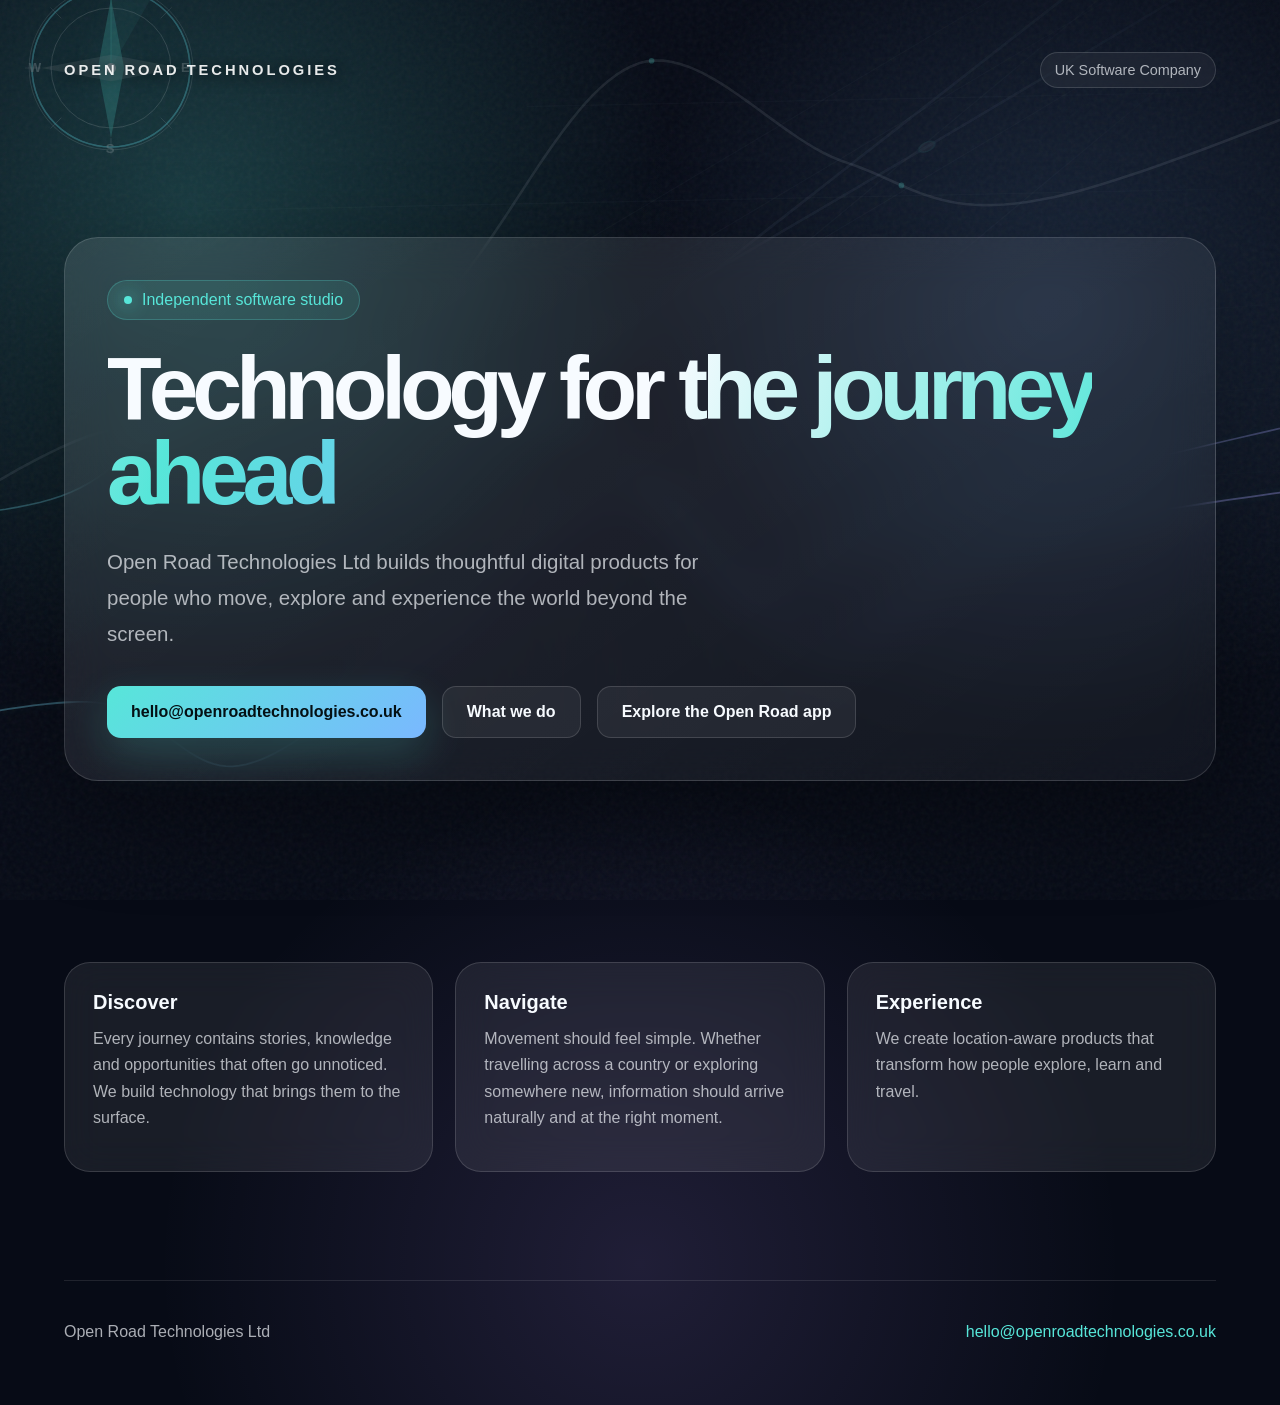
<file: index.html>
<!DOCTYPE html>
<html lang="en">
<head>
<meta charset="UTF-8">
<meta name="viewport" content="width=device-width, initial-scale=1.0">
<title>Open Road Technologies Ltd</title>
<style>
:root{
  --bg:#070b16;
  --panel:rgba(255,255,255,.075);
  --border:rgba(255,255,255,.14);
  --text:#f7fbff;
  --muted:rgba(247,251,255,.68);
  --accent:#57e6d9;
  --accent2:#7ab8ff;
  --accent3:#b892ff;
}
*{box-sizing:border-box;margin:0;padding:0}
html{scroll-behavior:smooth}
body{
  min-height:100vh;
  font-family:-apple-system,BlinkMacSystemFont,"Inter","Segoe UI",Roboto,Arial,sans-serif;
  background:
    radial-gradient(circle at 15% 15%,rgba(87,230,217,.22),transparent 30%),
    radial-gradient(circle at 82% 22%,rgba(122,184,255,.16),transparent 28%),
    radial-gradient(circle at 50% 90%,rgba(184,146,255,.14),transparent 34%),
    var(--bg);
  color:var(--text);
  overflow-x:hidden;
}
.noise{
  position:fixed;
  inset:0;
  pointer-events:none;
  opacity:.06;
  background-image:url("data:image/svg+xml,%3Csvg viewBox='0 0 220 220' xmlns='http://www.w3.org/2000/svg'%3E%3Cfilter id='n'%3E%3CfeTurbulence type='fractalNoise' baseFrequency='.9' numOctaves='3' stitchTiles='stitch'/%3E%3C/filter%3E%3Crect width='100%25' height='100%25' filter='url(%23n)' opacity='.8'/%3E%3C/svg%3E");
}
.map-layer{
  position:fixed;
  inset:0;
  pointer-events:none;
  z-index:0;
  opacity:.18;
  overflow:hidden;
  mask-image:radial-gradient(circle at 55% 42%,black 0%,rgba(0,0,0,.78) 45%,transparent 86%);
}
.map-layer svg{
  position:absolute;
  width:150vw;
  height:120vh;
  left:-24vw;
  top:-18vh;
  transform:rotate(-18deg) skewX(-18deg) scaleY(.55);
  transform-origin:center;
  animation:mapDrift 90s ease-in-out infinite alternate;
  will-change:transform;
}
@keyframes mapDrift{
  0%{transform:rotate(-18deg) skewX(-18deg) scaleY(.55) translate3d(0,0,0)}
  100%{transform:rotate(-18deg) skewX(-18deg) scaleY(.55) translate3d(-18px,-10px,0)}
}
.map-layer .major{
  fill:none;
  stroke:rgba(190,225,255,.34);
  stroke-width:4;
  stroke-linecap:round;
}
.map-layer .road{
  fill:none;
  stroke:rgba(230,245,255,.16);
  stroke-width:2;
  stroke-linecap:round;
}
.map-layer .node{
  fill:rgba(230,245,255,.35);
  stroke:rgba(87,230,217,.45);
  stroke-width:2;
}
.map-layer .label{
  fill:rgba(255,255,255,.24);
  font-size:20px;
  font-weight:600;
  letter-spacing:.08em;
}
.route-canvas{
  position:fixed;
  inset:0;
  width:100vw;
  height:100vh;
  pointer-events:none;
  z-index:0;
  opacity:.82;
}
.compass{
  position:absolute;
  left:-48px;
  top:50%;
  width:190px;
  aspect-ratio:1;
  z-index:0;
  pointer-events:none;
  opacity:.36;
  transform:translateY(-50%);
  mask-image:radial-gradient(circle,black 0 50%,rgba(0,0,0,.72) 66%,transparent 78%);
}
.compass svg{
  width:100%;
  height:100%;
  filter:drop-shadow(0 0 20px rgba(87,230,217,.22));
  transform:rotate(var(--compass-rotate, 0deg)) scale(var(--compass-scale, 1));
  transition:transform .28s ease-out;
  will-change:transform;
}
.compass .ring{
  fill:none;
  stroke:rgba(255,255,255,.42);
  stroke-width:1.2;
}
.compass .tick{
  stroke:rgba(255,255,255,.38);
  stroke-width:1;
}
.compass .needle{
  fill:rgba(87,230,217,.52);
}
.compass .needle-alt{
  fill:rgba(255,255,255,.22);
}
.compass text{
  fill:rgba(255,255,255,.56);
  font-size:18px;
  font-weight:700;
  letter-spacing:.12em;
}
.compass .radar-sweep{
  transform-origin:130px 130px;
  animation:radarSweep 8s linear infinite;
}
.compass .radar-beam{
  fill:rgba(87,230,217,.14);
}
.compass .radar-line{
  stroke:rgba(87,230,217,.62);
  stroke-width:1.4;
  stroke-linecap:round;
}
.compass .radar-pulse{
  fill:none;
  stroke:rgba(122,184,255,.92);
  stroke-width:2;
  transform-box:view-box;
  transform-origin:130px 130px;
  animation:radarPulse 3.2s cubic-bezier(.16,.72,.28,1) infinite;
}
.compass .radar-pulse-secondary{
  stroke:rgba(87,230,217,.76);
  animation-delay:1.6s;
}
.compass .radar-core{
  fill:rgba(247,251,255,.9);
  transform-box:view-box;
  transform-origin:130px 130px;
  animation:radarCore 1.6s ease-in-out infinite;
}
@keyframes radarSweep{
  to{transform:rotate(360deg)}
}
@keyframes radarPulse{
  0%{transform:scale(.14);opacity:0}
  12%{opacity:1}
  82%,100%{transform:scale(1);opacity:0}
}
@keyframes radarCore{
  0%,100%{transform:scale(.72);opacity:.55}
  50%{transform:scale(1.18);opacity:1}
}
.shell{
  position:relative;
  z-index:1;
  width:min(1180px,90vw);
  margin:0 auto;
}
header{
  position:relative;
  display:flex;
  justify-content:space-between;
  align-items:center;
  gap:24px;
  padding:34px 0;
}
.brand-lockup{
  position:relative;
  isolation:isolate;
  display:flex;
  align-items:center;
  min-height:72px;
}
.logo{
  position:relative;
  z-index:1;
  font-size:.92rem;
  letter-spacing:.2em;
  font-weight:700;
  color:rgba(255,255,255,.9);
  text-shadow:0 2px 16px rgba(7,11,22,.95);
}
.status{
  padding:9px 14px;
  border:1px solid var(--border);
  border-radius:999px;
  background:rgba(255,255,255,.05);
  color:var(--muted);
  font-size:.9rem;
  backdrop-filter:blur(14px);
}
.hero{
  min-height:82vh;
  display:flex;
  align-items:center;
}
.hero-card{
  width:100%;
  padding:42px;
  border:1px solid var(--border);
  border-radius:34px;
  background:linear-gradient(145deg,rgba(255,255,255,.105),rgba(255,255,255,.035));
  box-shadow:0 30px 100px rgba(0,0,0,.32);
  backdrop-filter:blur(22px);
}
.kicker{
  display:inline-flex;
  gap:10px;
  align-items:center;
  padding:10px 16px;
  border-radius:999px;
  background:rgba(87,230,217,.1);
  color:var(--accent);
  border:1px solid rgba(87,230,217,.24);
  margin-bottom:26px;
}
.kicker span{
  width:8px;
  height:8px;
  border-radius:50%;
  background:var(--accent);
  box-shadow:0 0 18px var(--accent);
}
h1{
  font-size:clamp(3.3rem,7vw,6.9rem);
  line-height:.95;
  letter-spacing:-.07em;
  margin-bottom:28px;
}
.gradient-text{
  background:linear-gradient(110deg,var(--text),var(--accent),var(--accent2),var(--text));
  background-size:220% 100%;
  -webkit-background-clip:text;
  -webkit-text-fill-color:transparent;
  animation:shine 7s ease-in-out infinite;
}
@keyframes shine{
  0%,100%{background-position:0% 50%}
  50%{background-position:100% 50%}
}
.lede{
  max-width:650px;
  color:var(--muted);
  font-size:1.28rem;
  line-height:1.75;
  margin-bottom:34px;
}
.actions{
  display:flex;
  gap:16px;
  flex-wrap:wrap;
}
.btn{
  display:inline-flex;
  align-items:center;
  justify-content:center;
  text-decoration:none;
  min-height:52px;
  padding:0 24px;
  border-radius:14px;
  font-weight:700;
}
.primary{
  color:#041014;
  background:linear-gradient(135deg,var(--accent),var(--accent2));
  box-shadow:0 16px 44px rgba(87,230,217,.2);
}
.secondary{
  color:var(--text);
  border:1px solid var(--border);
  background:rgba(255,255,255,.06);
}
.section{
  padding:84px 0 108px;
}
.panel-grid{
  display:grid;
  grid-template-columns:repeat(3,1fr);
  gap:22px;
}
.panel{
  min-height:210px;
  padding:28px;
  border-radius:26px;
  border:1px solid var(--border);
  background:var(--panel);
  backdrop-filter:blur(18px);
  transition:transform .35s ease,border-color .35s ease,background .35s ease;
}
.panel:hover{
  transform:translateY(-7px);
  border-color:rgba(87,230,217,.38);
  background:rgba(255,255,255,.095);
}
.panel h3{
  font-size:1.25rem;
  margin-bottom:12px;
}
.panel p{
  color:var(--muted);
  line-height:1.65;
}
footer{
  position:relative;
  z-index:1;
  width:min(1180px,90vw);
  margin:0 auto;
  padding:42px 0 64px;
  border-top:1px solid rgba(255,255,255,.1);
  display:flex;
  justify-content:space-between;
  gap:20px;
  flex-wrap:wrap;
  color:var(--muted);
}
footer a{
  color:var(--accent);
  text-decoration:none;
}
@media(max-width:860px){
  .hero-card{padding:28px;border-radius:26px}
  .panel-grid{grid-template-columns:1fr}
  h1{font-size:clamp(3rem,16vw,5rem)}
  .map-layer{opacity:.14}
  header{padding:22px 0}
  .brand-lockup{min-height:64px}
  .compass{left:-40px;width:156px;opacity:.26}
  .logo{max-width:210px;font-size:.78rem;line-height:1.5}
  .status{font-size:.78rem;padding:8px 11px;white-space:nowrap}
}
@media(prefers-reduced-motion:reduce){
  *,*::before,*::after{animation:none!important;transition:none!important}
  .route-canvas{display:none}
  .map-layer svg{animation:none!important}
  .compass{opacity:.22}
}
</style>
</head>
<div class="map-layer" aria-hidden="true">
  <svg viewBox="0 0 1600 950" preserveAspectRatio="xMidYMid slice">
    <g class="roads">
      <path class="road" d="M-100 720 L260 560 L620 400 L980 240 L1340 80 L1700 -80"/>
      <path class="road" d="M-100 820 L260 660 L620 500 L980 340 L1340 180 L1700 20"/>
      <path class="road" d="M-100 620 L260 460 L620 300 L980 140 L1340 -20"/>
      <path class="road" d="M180 980 L420 780 L660 580 L900 380 L1140 180 L1380 -20"/>
      <path class="road" d="M420 980 L660 780 L900 580 L1140 380 L1380 180 L1620 -20"/>

      <path class="road" d="M-80 180 L300 340 L680 500 L1060 660 L1440 820 L1820 980"/>
      <path class="road" d="M-80 300 L300 460 L680 620 L1060 780 L1440 940"/>
      <path class="road" d="M-80 60 L300 220 L680 380 L1060 540 L1440 700 L1820 860"/>
      <path class="road" d="M200 -80 L520 80 L840 240 L1160 400 L1480 560 L1800 720"/>
      <path class="road" d="M480 -80 L800 80 L1120 240 L1440 400 L1760 560"/>

      <path class="major" d="M-80 760 L220 630 L500 510 L760 390 L1040 270 L1380 120 L1700 -20"/>
      <path class="major" d="M120 930 L360 720 L600 540 L840 360 L1080 180 L1320 0"/>
    </g>

    <g class="nodes">
      <circle class="node" cx="500" cy="510" r="7"/>
      <circle class="node" cx="760" cy="390" r="7"/>
      <circle class="node" cx="1040" cy="270" r="7"/>
      <circle class="node" cx="600" cy="540" r="5"/>
      <circle class="node" cx="840" cy="360" r="5"/>
    </g>
  </svg>
</div>

<canvas class="route-canvas" id="routeCanvas" aria-hidden="true"></canvas>

<div class="noise"></div>

<div class="shell">
  <header>
    <div class="brand-lockup">
      <div class="compass" aria-hidden="true">
        <svg viewBox="0 0 260 260">
          <circle class="ring" cx="130" cy="130" r="112"/>
          <circle class="ring" cx="130" cy="130" r="82"/>
          <circle class="radar-pulse" cx="130" cy="130" r="108"/>
          <circle class="radar-pulse radar-pulse-secondary" cx="130" cy="130" r="108"/>
          <line class="tick" x1="130" y1="12" x2="130" y2="34"/>
          <line class="tick" x1="130" y1="226" x2="130" y2="248"/>
          <line class="tick" x1="12" y1="130" x2="34" y2="130"/>
          <line class="tick" x1="226" y1="130" x2="248" y2="130"/>
          <line class="tick" x1="47" y1="47" x2="62" y2="62"/>
          <line class="tick" x1="198" y1="198" x2="213" y2="213"/>
          <line class="tick" x1="213" y1="47" x2="198" y2="62"/>
          <line class="tick" x1="62" y1="198" x2="47" y2="213"/>
          <polygon class="needle" points="130,35 148,130 130,225 112,130"/>
          <polygon class="needle-alt" points="35,130 130,112 225,130 130,148"/>
          <g class="radar-sweep">
            <path class="radar-beam" d="M130 130 L130 22 A108 108 0 0 1 184 36 Z"/>
            <line class="radar-line" x1="130" y1="130" x2="130" y2="22"/>
          </g>
          <circle class="radar-core" cx="130" cy="130" r="7"/>
          <text x="130" y="28" text-anchor="middle">N</text>
          <text x="130" y="246" text-anchor="middle">S</text>
          <text x="27" y="136" text-anchor="middle">W</text>
          <text x="233" y="136" text-anchor="middle">E</text>
        </svg>
      </div>
      <div class="logo">OPEN ROAD TECHNOLOGIES</div>
    </div>
    <div class="status">UK Software Company</div>
  </header>

  <main class="hero">
    <section class="hero-card">
      <div class="kicker"><span></span> Independent software studio</div>
      <h1>Technology for <span class="gradient-text">the journey ahead</span></h1>
      <p class="lede">
        Open Road Technologies Ltd builds thoughtful digital products for people who move,
        explore and experience the world beyond the screen.
      </p>
      <div class="actions">
        <a class="btn primary" href="mailto:hello@openroadtechnologies.co.uk">hello@openroadtechnologies.co.uk</a>
        <a class="btn secondary" href="#work">What we do</a>
        <a class="btn secondary" href="/app/">Explore the Open Road app</a>
      </div>
    </section>
  </main>

  <section class="section" id="work">
    <div class="panel-grid">
      <article class="panel">
        <h3>Discover</h3>
        <p>Every journey contains stories, knowledge and opportunities that often go unnoticed. We build technology that brings them to the surface.</p>
      </article>
      <article class="panel">
        <h3>Navigate</h3>
        <p>Movement should feel simple. Whether travelling across a country or exploring somewhere new, information should arrive naturally and at the right moment.</p>
      </article>
      <article class="panel">
        <h3>Experience</h3>
        <p>We create location-aware products that transform how people explore, learn and travel.</p>
      </article>
    </div>
  </section>
</div>

<footer>
  <div>Open Road Technologies Ltd</div>
  <a href="mailto:hello@openroadtechnologies.co.uk">hello@openroadtechnologies.co.uk</a>
</footer>

<script>
(() => {
  const compass = document.querySelector(".compass");
  if (!compass) return;

  const reduce = window.matchMedia("(prefers-reduced-motion: reduce)").matches;
  if (reduce) return;

  let targetRotate = 0;
  let targetScale = 1;
  let currentRotate = 0;
  let currentScale = 1;
  let raf = null;

  function animate() {
    currentRotate += (targetRotate - currentRotate) * 0.12;
    currentScale += (targetScale - currentScale) * 0.10;

    compass.style.setProperty("--compass-rotate", currentRotate.toFixed(3) + "deg");
    compass.style.setProperty("--compass-scale", currentScale.toFixed(4));

    if (
      Math.abs(targetRotate - currentRotate) > 0.02 ||
      Math.abs(targetScale - currentScale) > 0.002
    ) {
      raf = requestAnimationFrame(animate);
    } else {
      raf = null;
    }
  }

  function update(event) {
    const x = event.clientX / Math.max(window.innerWidth, 1);
    const y = event.clientY / Math.max(window.innerHeight, 1);

    targetRotate = ((x - 0.5) * 18) + ((0.5 - y) * 8);
    targetScale = 1.035;

    if (!raf) raf = requestAnimationFrame(animate);
  }

  function reset() {
    targetRotate = 0;
    targetScale = 1;
    if (!raf) raf = requestAnimationFrame(animate);
  }

  window.addEventListener("pointermove", update, { passive: true });
  window.addEventListener("mouseout", reset, { passive: true });
  window.addEventListener("blur", reset, { passive: true });
})();
</script>

<script>
(() => {
  const canvas = document.getElementById("routeCanvas");
  const ctx = canvas.getContext("2d", { alpha: true });
  const prefersReducedMotion = window.matchMedia("(prefers-reduced-motion: reduce)").matches;
  if (prefersReducedMotion) return;

  let width = 0;
  let height = 0;
  let dpr = 1;

  const routes = [
    {
      alpha: 0.88,
      width: 2.6,
      delay: 0,
      stops: [0.18, 0.36, 0.58, 0.76],
      points: [
        [-0.18, 0.70], [0.08, 0.48], [0.22, 0.56], [0.36, 0.31],
        [0.50, 0.07], [0.66, 0.18], [0.82, 0.22], [1.18, 0.03]
      ]
    },
    {
      alpha: 0.44,
      width: 1.9,
      delay: 0.12,
      stops: [0.22, 0.49, 0.71],
      points: [
        [-0.18, 0.76], [0.04, 0.64], [0.18, 0.70], [0.33, 0.52],
        [0.46, 0.35], [0.59, 0.40], [0.74, 0.28], [1.16, 0.16]
      ]
    },
    {
      alpha: 0.34,
      width: 1.6,
      delay: 0.22,
      stops: [0.25, 0.52, 0.80],
      points: [
        [-0.16, 0.58], [0.05, 0.55], [0.20, 0.39], [0.34, 0.43],
        [0.49, 0.50], [0.58, 0.66], [0.73, 0.57], [1.14, 0.43]
      ]
    },
    {
      alpha: 0.40,
      width: 1.8,
      delay: 0.32,
      stops: [0.20, 0.44, 0.64, 0.82],
      points: [
        [-0.14, 0.83], [0.07, 0.78], [0.19, 0.85], [0.34, 0.70],
        [0.49, 0.54], [0.64, 0.72], [0.79, 0.60], [1.14, 0.52]
      ]
    }
  ];

  function resize() {
    dpr = Math.min(window.devicePixelRatio || 1, 2);
    width = window.innerWidth;
    height = window.innerHeight;
    canvas.width = Math.floor(width * dpr);
    canvas.height = Math.floor(height * dpr);
    canvas.style.width = width + "px";
    canvas.style.height = height + "px";
    ctx.setTransform(dpr, 0, 0, dpr, 0, 0);
  }

  function point(route, t) {
    const pts = route.points;
    const scaled = t * (pts.length - 1);
    const i = Math.min(Math.floor(scaled), pts.length - 2);
    const local = scaled - i;

    const p0 = pts[Math.max(0, i - 1)];
    const p1 = pts[i];
    const p2 = pts[i + 1];
    const p3 = pts[Math.min(pts.length - 1, i + 2)];

    const tt = local * local;
    const ttt = tt * local;

    const x = 0.5 * (
      (2 * p1[0]) +
      (-p0[0] + p2[0]) * local +
      (2*p0[0] - 5*p1[0] + 4*p2[0] - p3[0]) * tt +
      (-p0[0] + 3*p1[0] - 3*p2[0] + p3[0]) * ttt
    );

    const y = 0.5 * (
      (2 * p1[1]) +
      (-p0[1] + p2[1]) * local +
      (2*p0[1] - 5*p1[1] + 4*p2[1] - p3[1]) * tt +
      (-p0[1] + 3*p1[1] - 3*p2[1] + p3[1]) * ttt
    );

    return [x * width, y * height];
  }

  function drawStops(route, progress) {
    for (const stop of route.stops) {
      const [x, y] = point(route, stop);

      const passed = progress >= stop;
      const age = progress - stop;

      const rippleLife = 0.045;
      const rippleProgress =
        passed && age < rippleLife
          ? age / rippleLife
          : null;

      const baseAlpha = route.alpha * 0.32;

      ctx.save();

      ctx.fillStyle = `rgba(87,230,217,${baseAlpha})`;
      ctx.beginPath();
      ctx.arc(x, y, 2.8, 0, Math.PI * 2);
      ctx.fill();

      if (rippleProgress !== null) {
        const eased = 1 - Math.pow(1 - rippleProgress, 3);
        const rippleRadius = 4 + eased * 28;
        const rippleAlpha = route.alpha * (1 - rippleProgress) * 0.72;

        ctx.shadowColor = "rgba(87,230,217,.55)";
        ctx.shadowBlur = 14;

        ctx.strokeStyle = `rgba(87,230,217,${rippleAlpha})`;
        ctx.lineWidth = 1.8 * (1 - rippleProgress) + 0.4;

        ctx.beginPath();
        ctx.arc(x, y, rippleRadius, 0, Math.PI * 2);
        ctx.stroke();

        const glow = ctx.createRadialGradient(x, y, 0, x, y, rippleRadius);
        glow.addColorStop(0, `rgba(87,230,217,${rippleAlpha * 0.18})`);
        glow.addColorStop(0.55, `rgba(87,230,217,${rippleAlpha * 0.08})`);
        glow.addColorStop(1, "rgba(87,230,217,0)");

        ctx.fillStyle = glow;
        ctx.beginPath();
        ctx.arc(x, y, rippleRadius, 0, Math.PI * 2);
        ctx.fill();
      }

      ctx.restore();
    }
  }

  function drawRoute(route, progress) {
    const p = Math.max(0, Math.min(1, progress));
    const samples = 170;
    const visible = Math.floor(samples * p);

    if (visible < 2) return;

    ctx.save();
    ctx.lineCap = "round";
    ctx.lineJoin = "round";

    ctx.beginPath();
    for (let i = 0; i <= samples; i++) {
      const [x, y] = point(route, i / samples);
      if (i === 0) ctx.moveTo(x, y);
      else ctx.lineTo(x, y);
    }
    ctx.strokeStyle = `rgba(225,240,255,${route.alpha * 0.13})`;
    ctx.lineWidth = route.width;
    ctx.stroke();

    const grad = ctx.createLinearGradient(0, 0, width, height);
    grad.addColorStop(0, `rgba(87,230,217,${route.alpha})`);
    grad.addColorStop(0.52, `rgba(122,184,255,${route.alpha})`);
    grad.addColorStop(1, `rgba(184,146,255,${route.alpha})`);

    ctx.shadowColor = "rgba(87,230,217,.35)";
    ctx.shadowBlur = 9;
    ctx.beginPath();
    for (let i = 0; i <= visible; i++) {
      const [x, y] = point(route, i / samples);
      if (i === 0) ctx.moveTo(x, y);
      else ctx.lineTo(x, y);
    }
    ctx.strokeStyle = grad;
    ctx.lineWidth = route.width;
    ctx.stroke();

    drawStops(route, p);

    const [hx, hy] = point(route, p);

    const glow = ctx.createRadialGradient(hx, hy, 0, hx, hy, 55);
    glow.addColorStop(0, `rgba(87,230,217,${route.alpha * 0.20})`);
    glow.addColorStop(1, "rgba(87,230,217,0)");
    ctx.fillStyle = glow;
    ctx.beginPath();
    ctx.arc(hx, hy, 55, 0, Math.PI * 2);
    ctx.fill();

    ctx.fillStyle = `rgba(247,251,255,${route.alpha})`;
    ctx.shadowColor = "rgba(87,230,217,.75)";
    ctx.shadowBlur = 14;
    ctx.beginPath();
    ctx.arc(hx, hy, 3.8, 0, Math.PI * 2);
    ctx.fill();

    ctx.restore();
  }

  function easeInOutCubic(t) {
    return t < 0.5 ? 4 * t * t * t : 1 - Math.pow(-2 * t + 2, 3) / 2;
  }

  function frame(now) {
    ctx.clearRect(0, 0, width, height);

    const cycle = 15500;
    const raw = (now % cycle) / cycle;

    for (const route of routes) {
      let p = (raw - route.delay) / 0.74;
      if (p < 0) p += 1.35;
      if (p > 1) p = 1;
      drawRoute(route, easeInOutCubic(p));
    }

    requestAnimationFrame(frame);
  }

  resize();
  window.addEventListener("resize", resize, { passive: true });
  requestAnimationFrame(frame);
})();
</script>
</body>
</html>
</file>
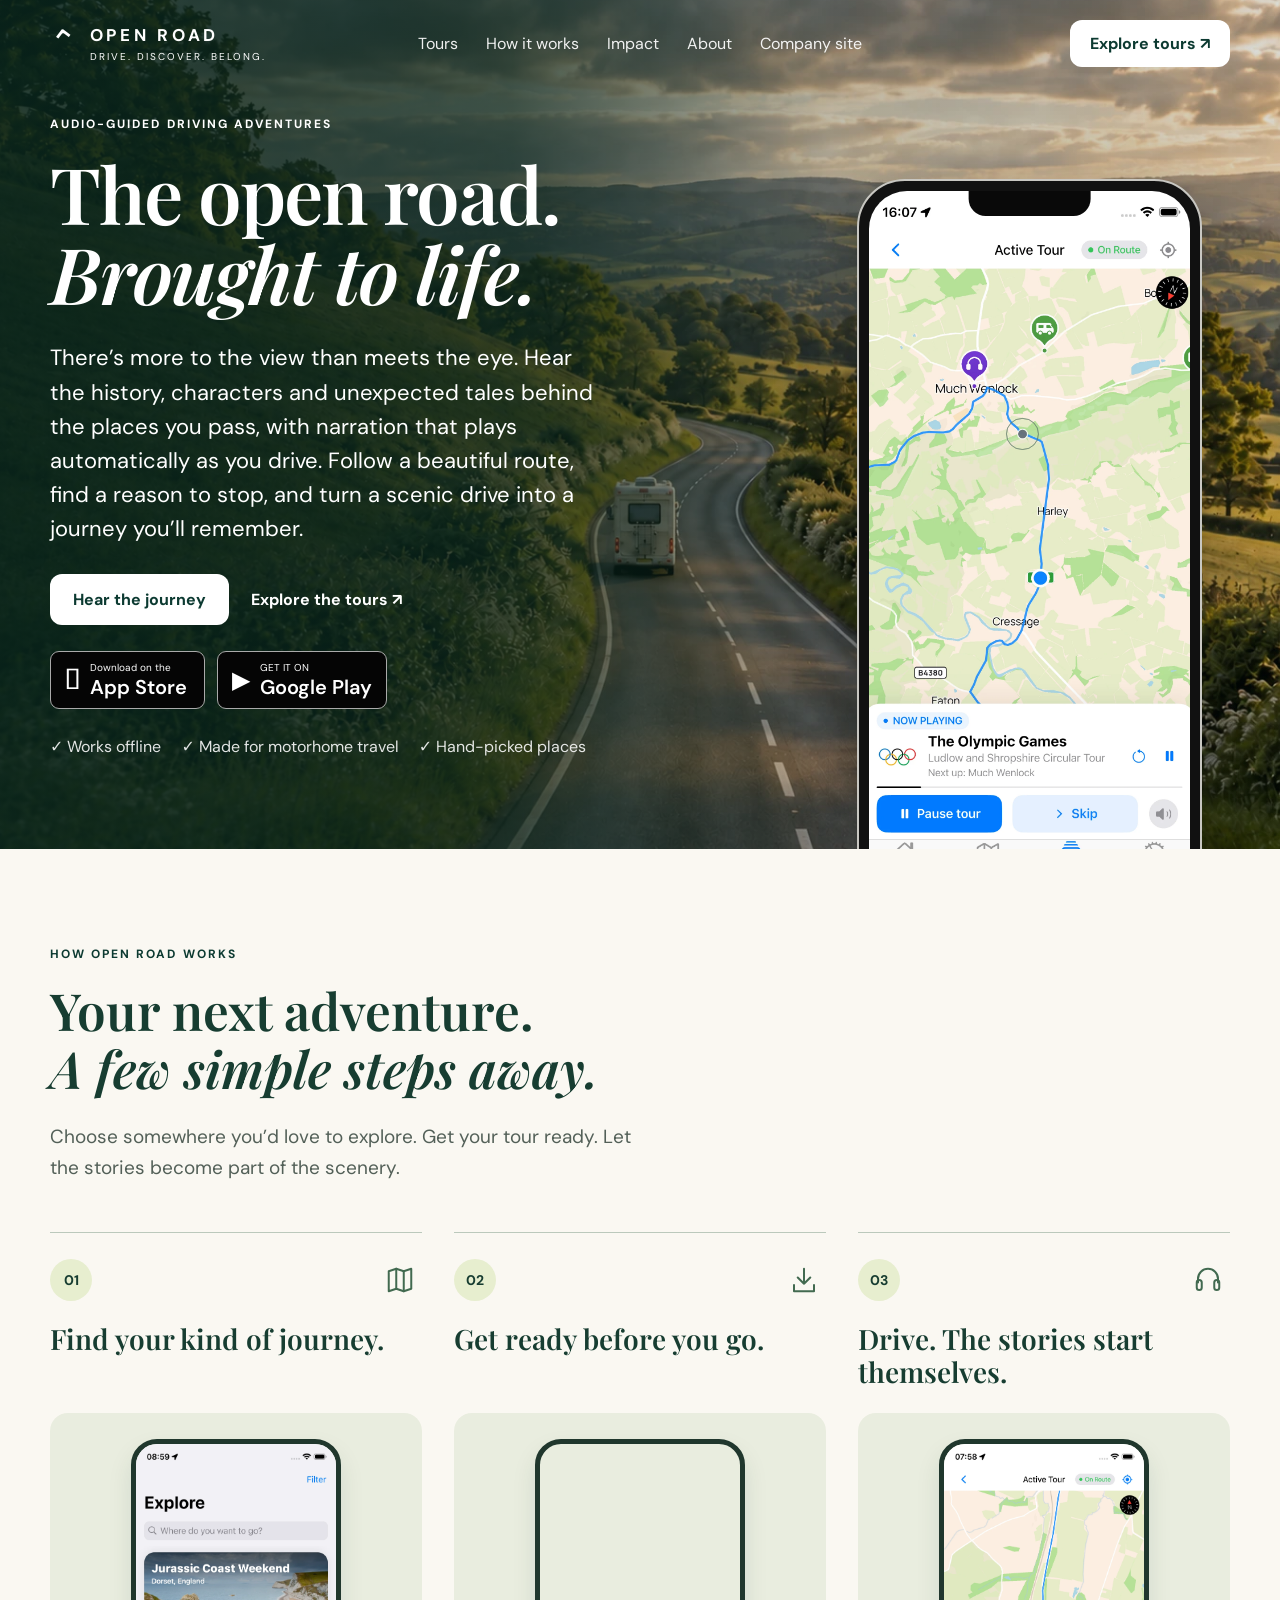
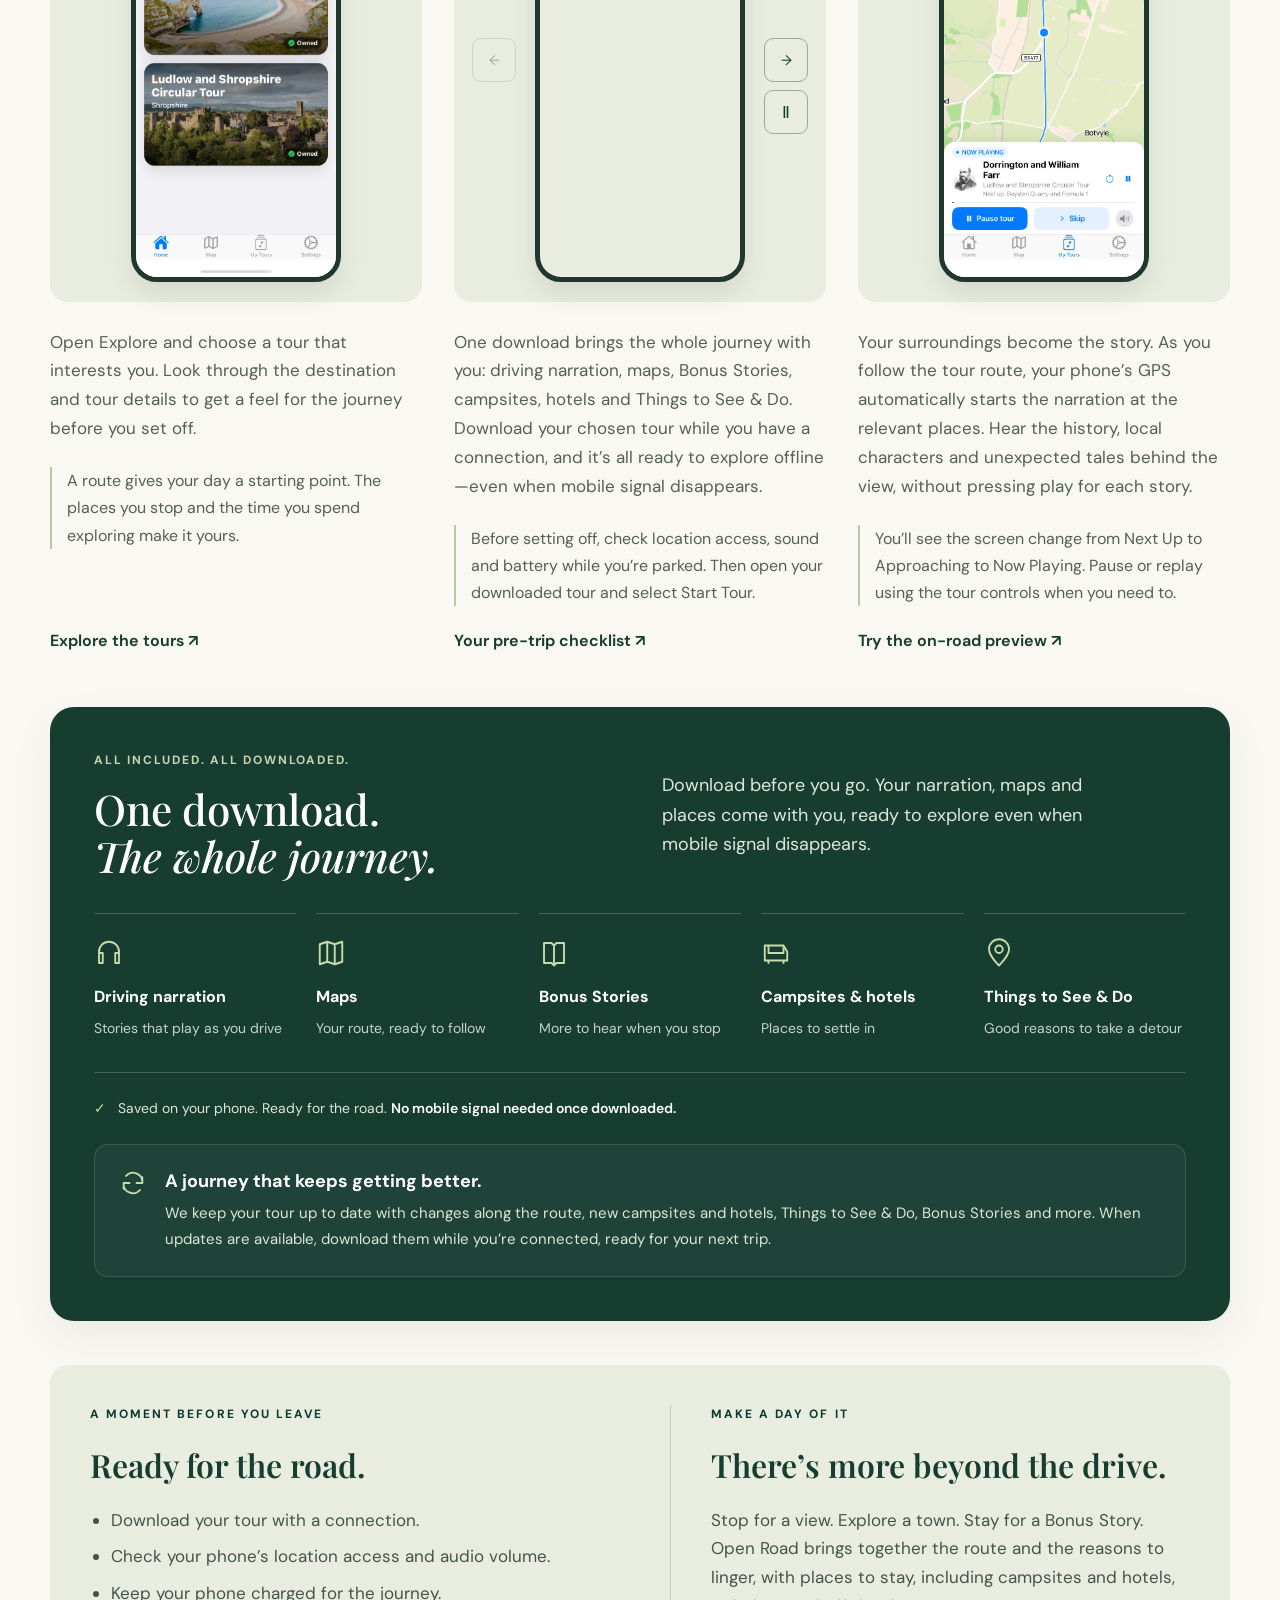
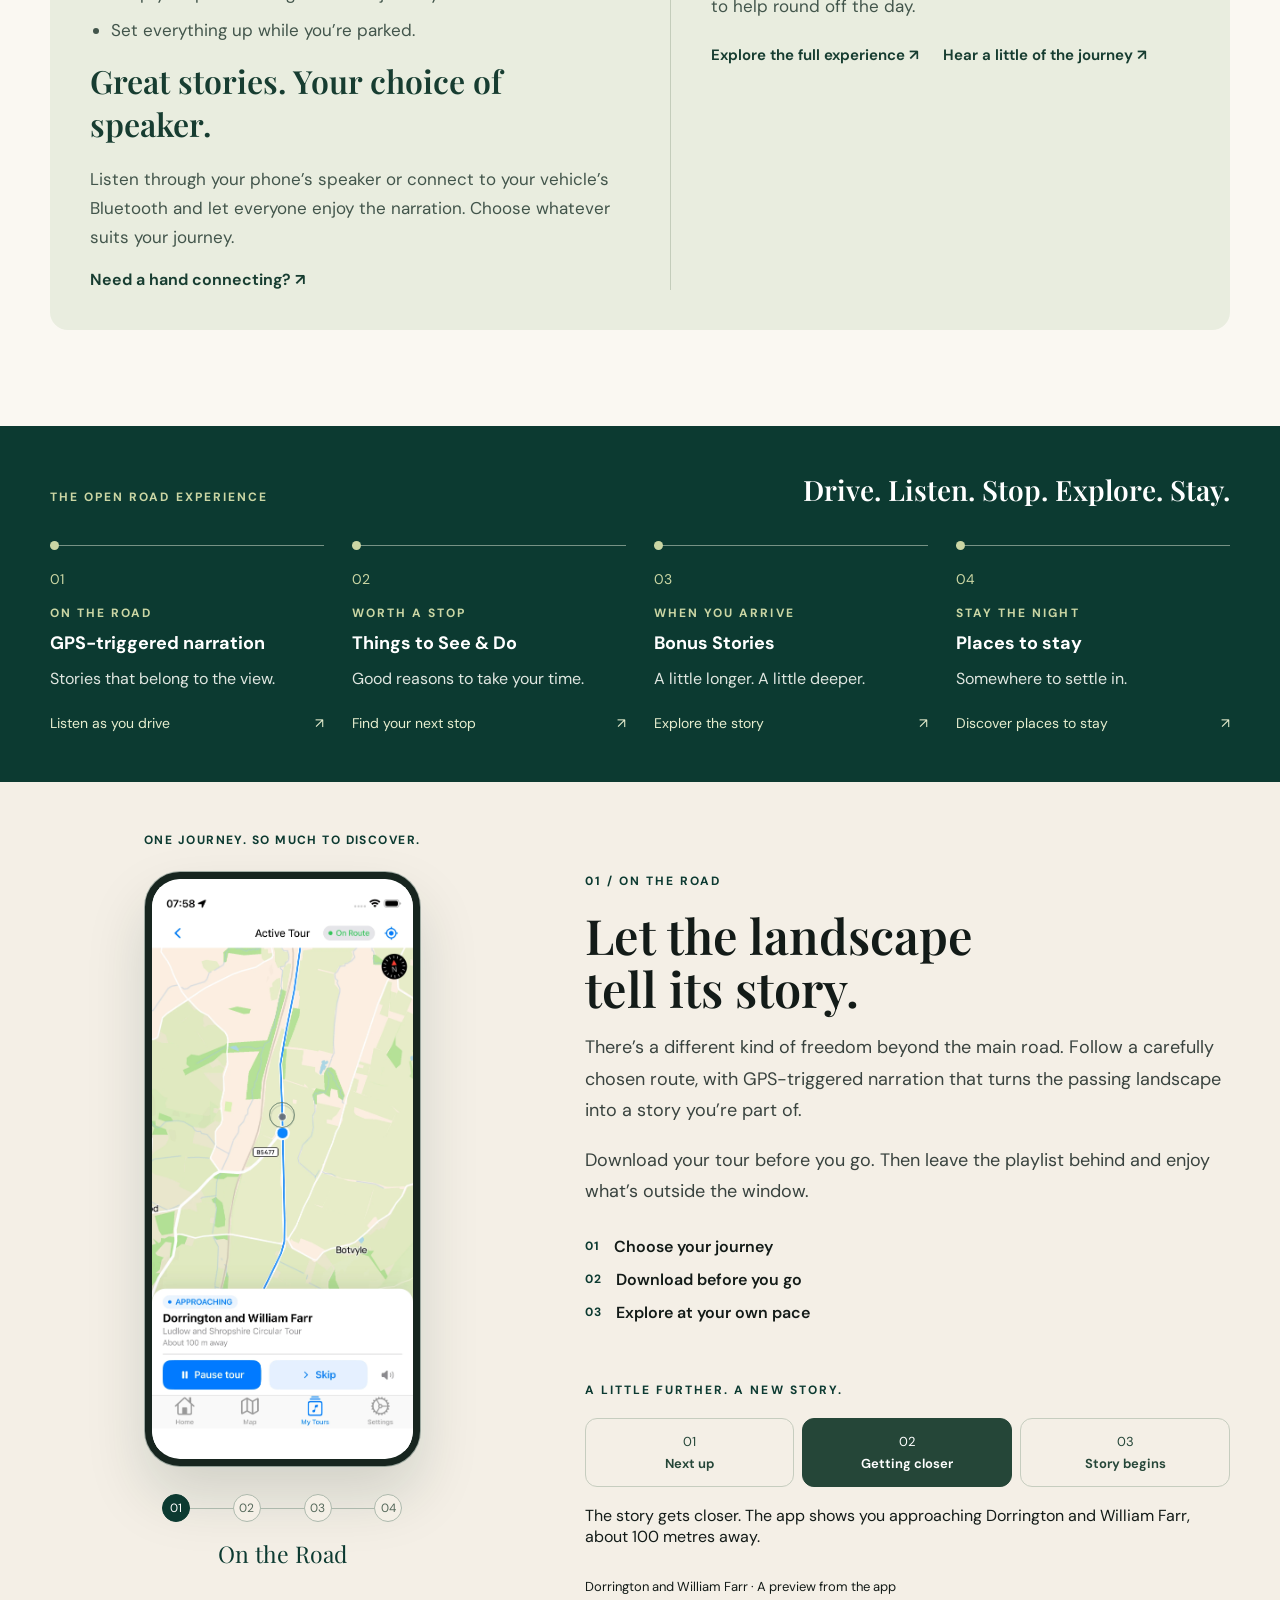
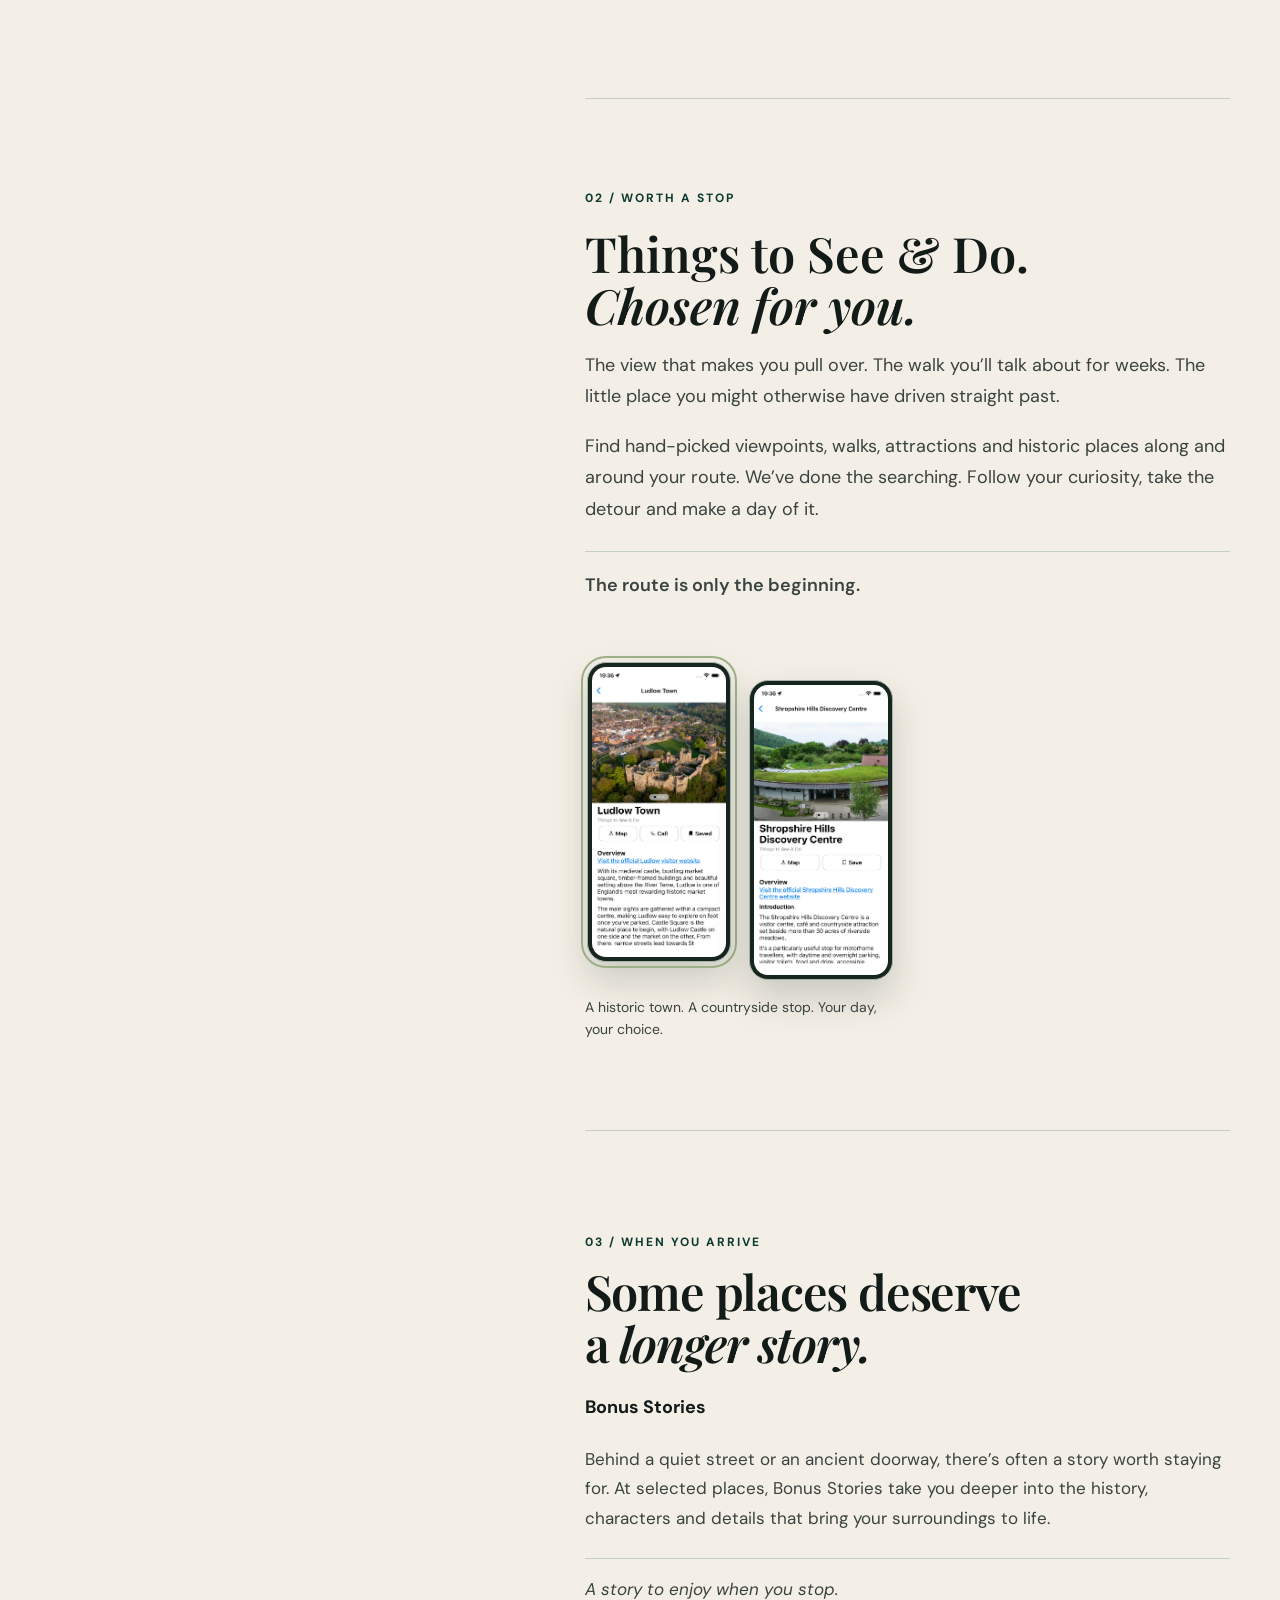
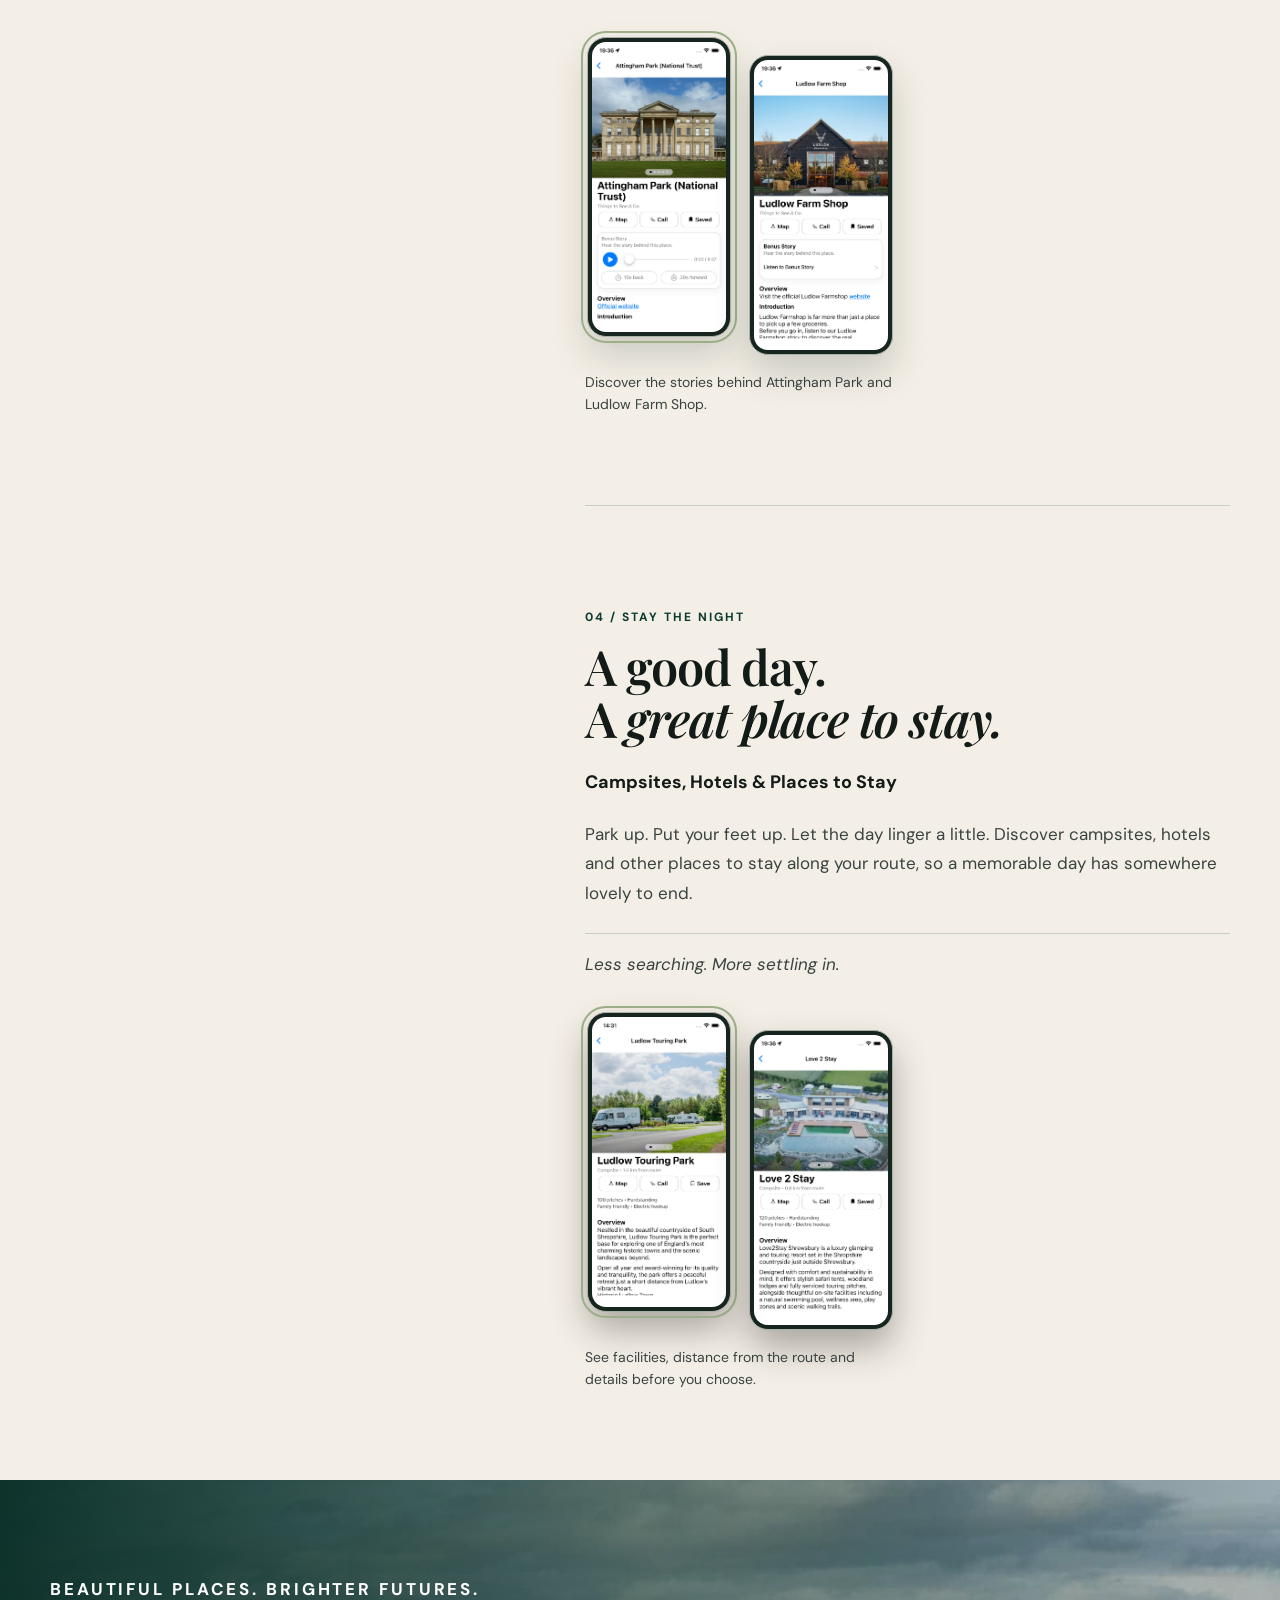
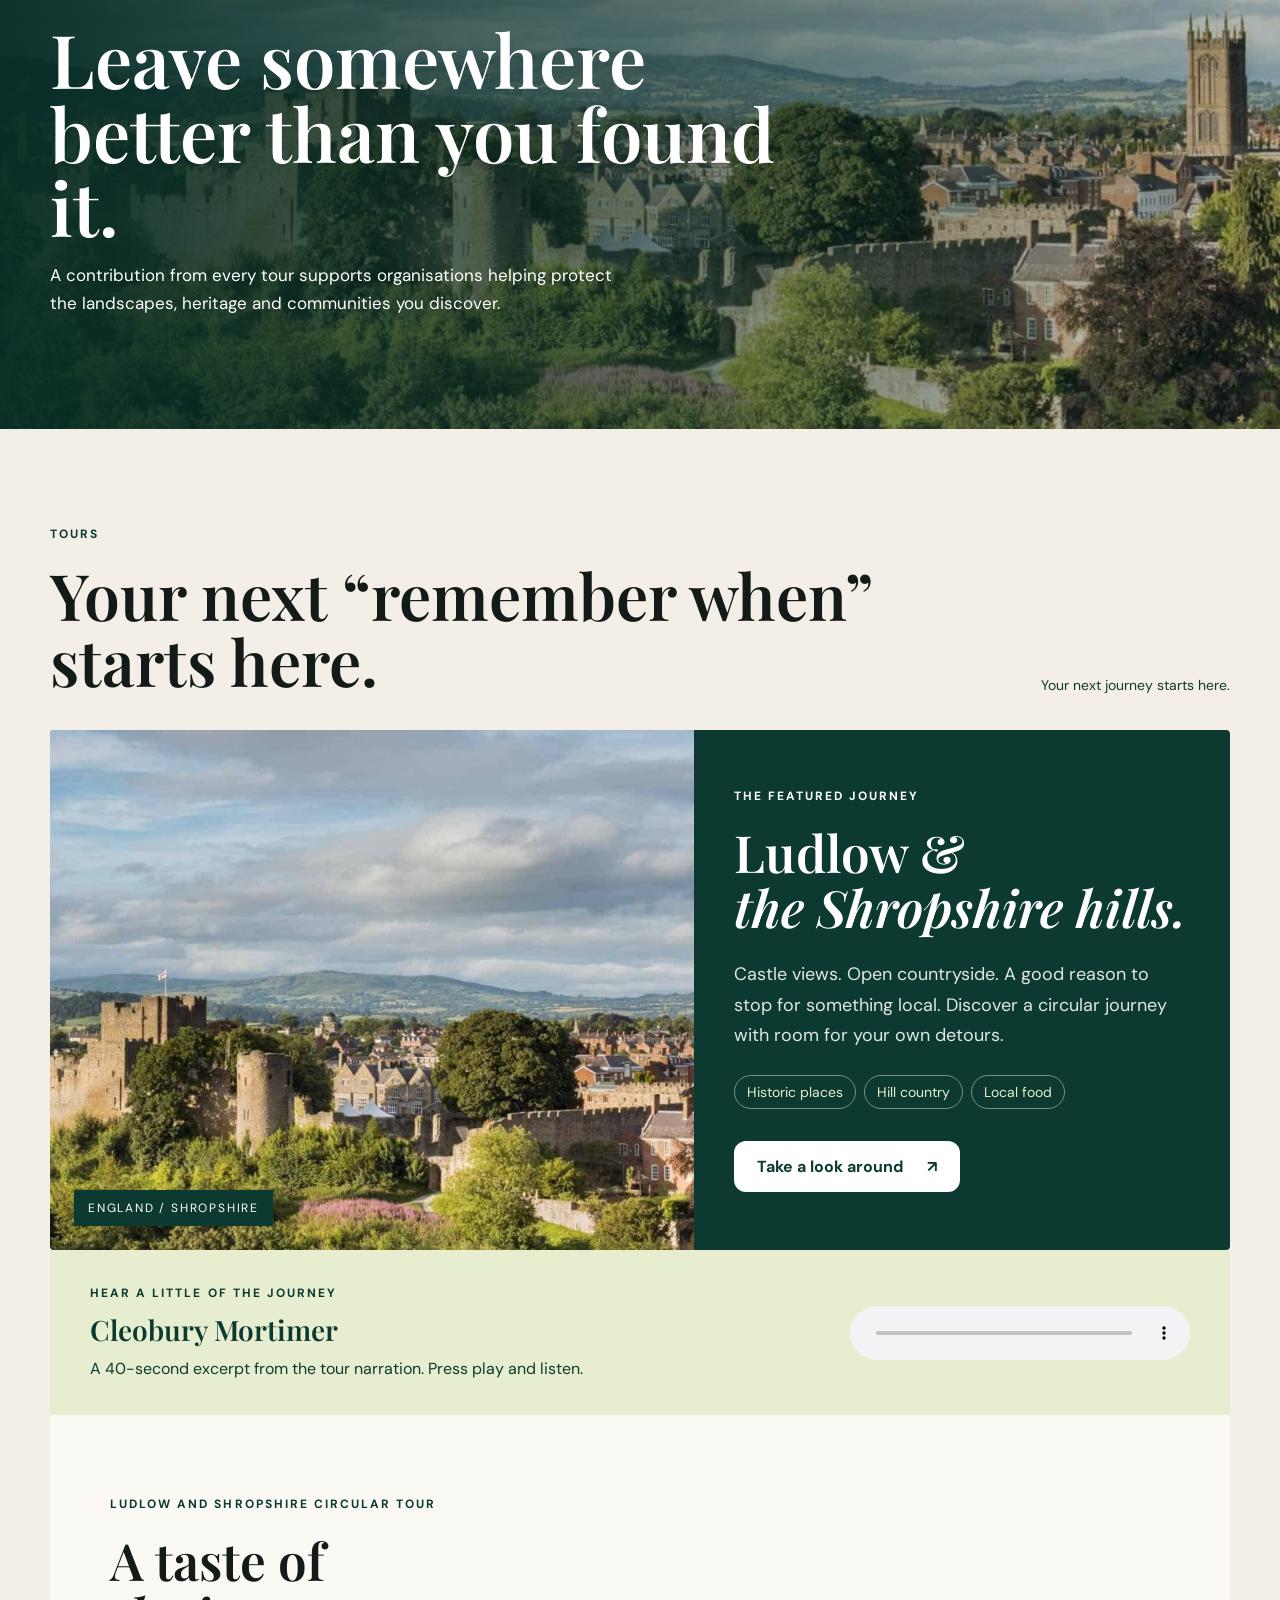
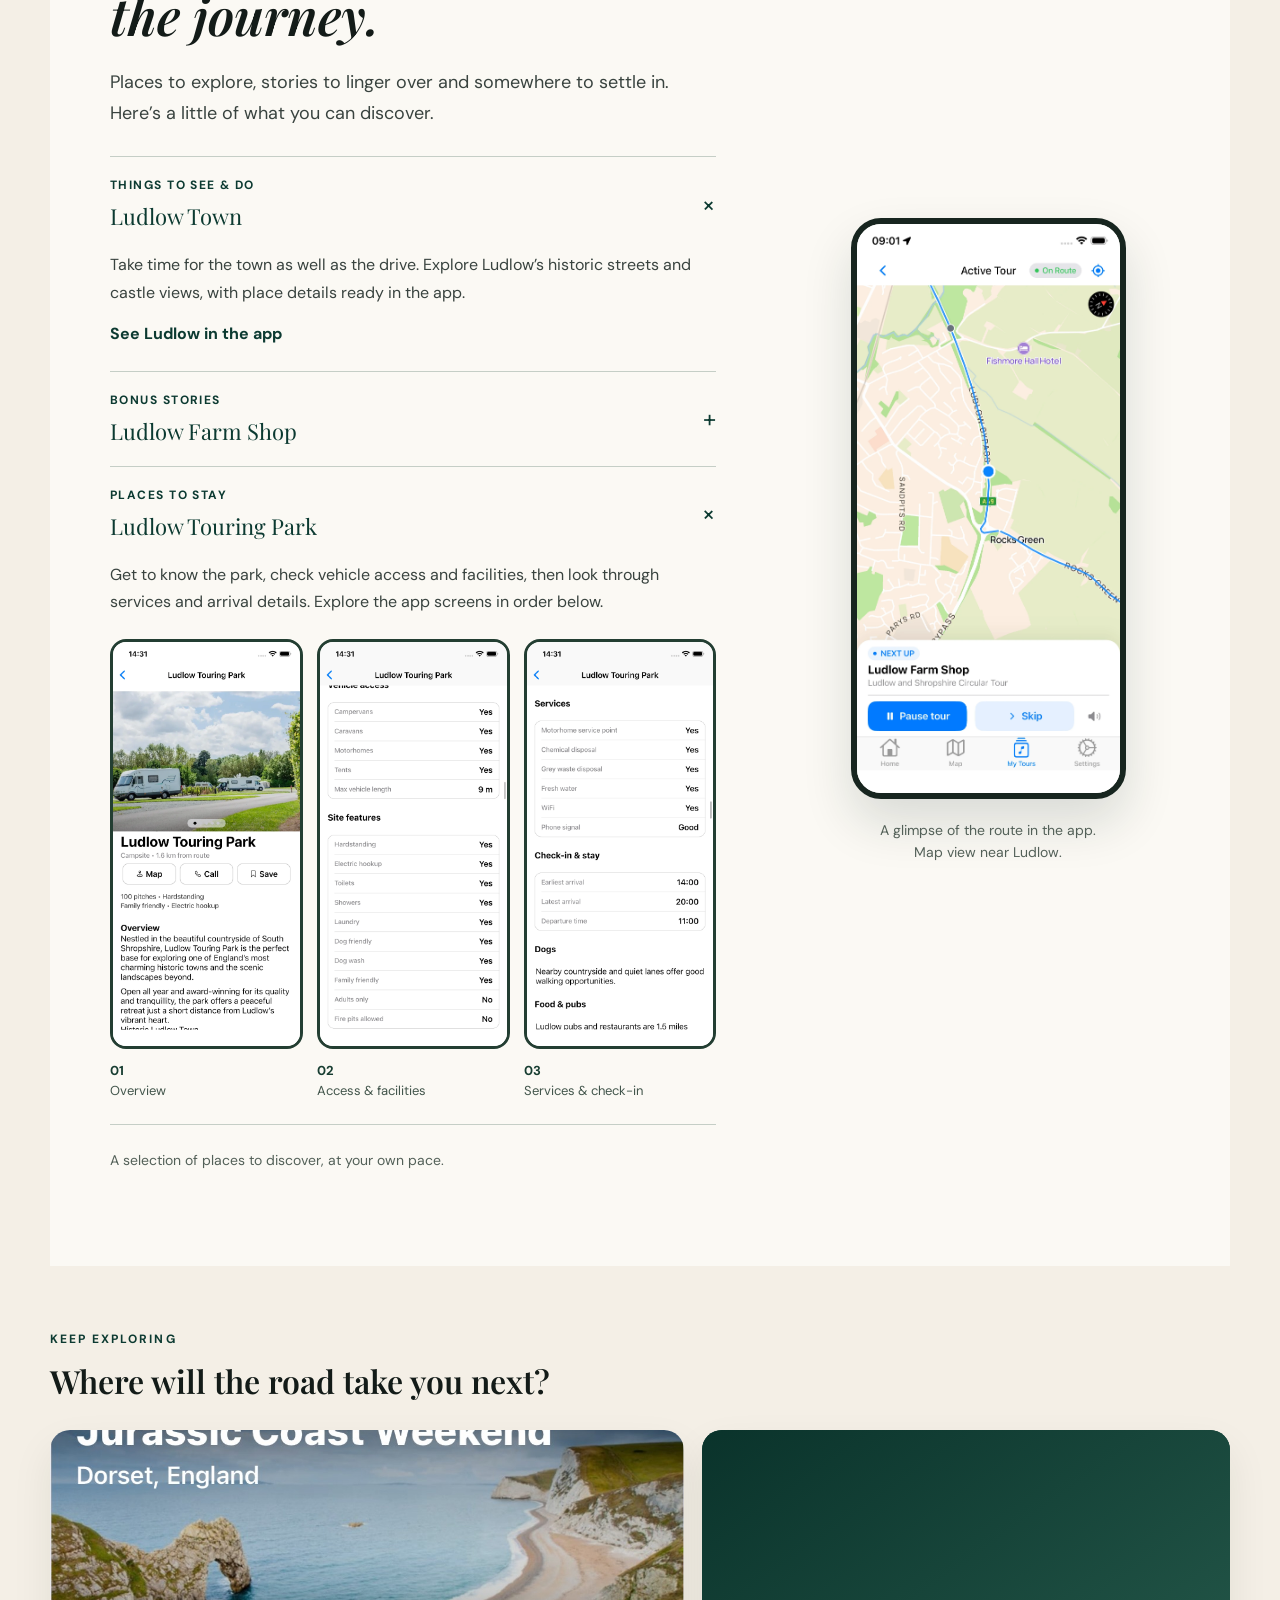
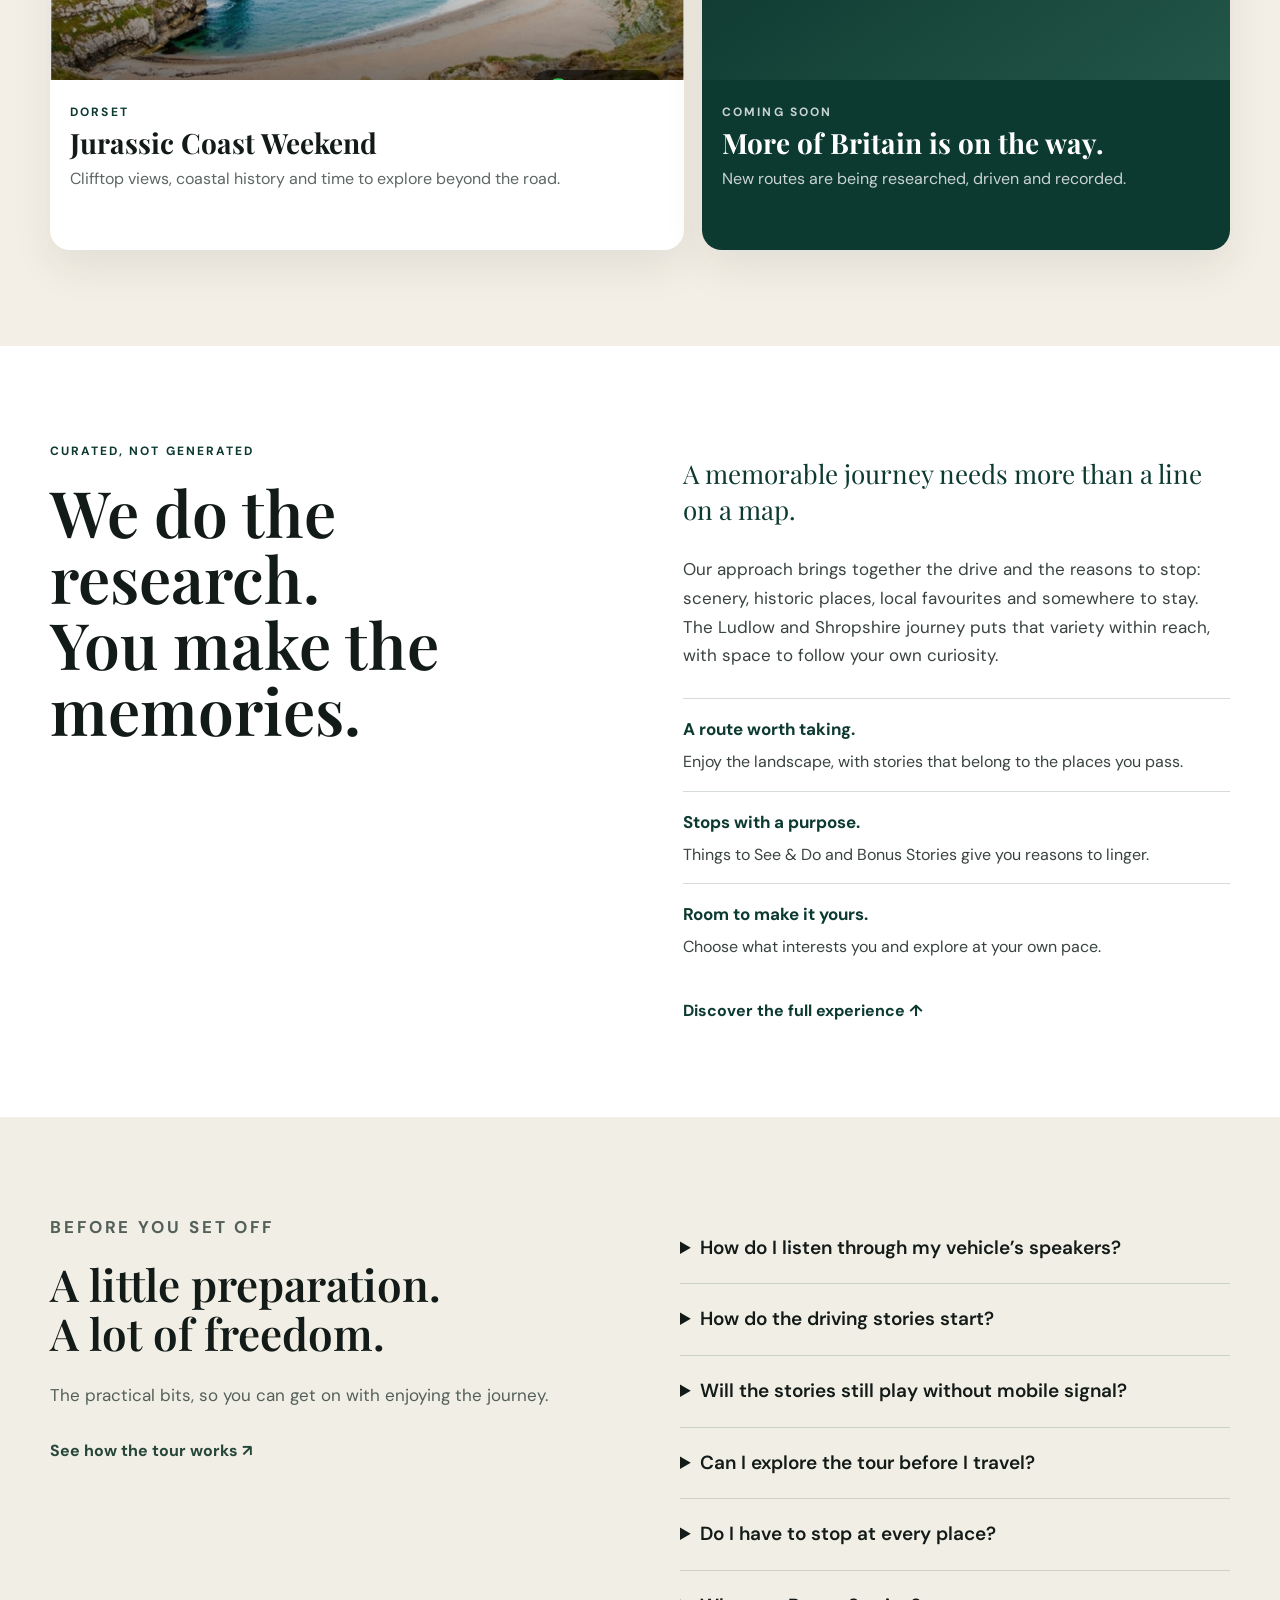
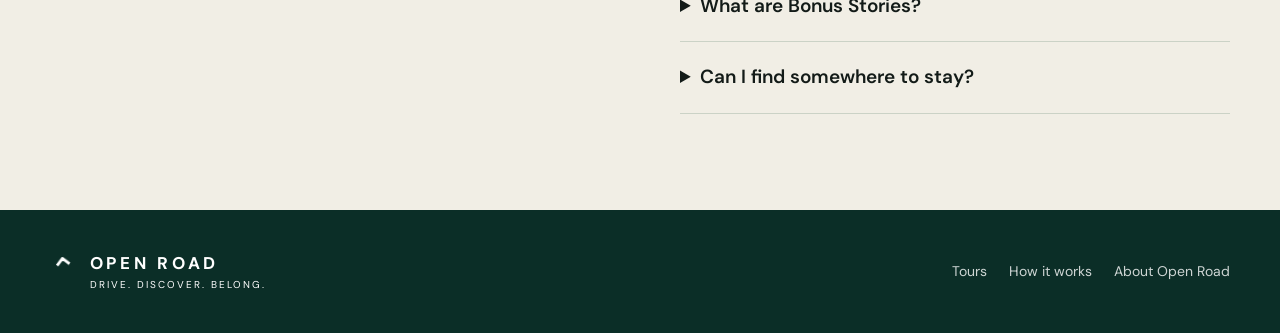
<file: app/index.html>
<!doctype html>
<html lang="en">
<head>
  <meta charset="utf-8">
  <meta name="viewport" content="width=device-width,initial-scale=1">
  <meta name="theme-color" content="#f5f1e8">
  <title>Open Road — Your motorhome journey, thoughtfully explored</title>
  <meta name="description" content="Curated motorhome journeys with GPS-triggered narration, Things to See &amp; Do, Bonus Stories, campsites and hotels. We do the research. You make the journey.">
  <link rel="stylesheet" href="styles.css?v=offline-20260910-26">
  <script src="motion.js?v=offline-20260910-26" defer></script>
</head>
<body>
  <a class="skip-link" href="#main-content">Skip to content</a>
  <header class="site-header">
    <div class="shell nav">
      <a class="brand" href="#main-content">
        <span class="brand-icon">⌃</span>
        <span><strong>OPEN ROAD</strong><small>DRIVE. DISCOVER. BELONG.</small></span>
      </a>
      <nav aria-label="Main navigation">
        <a href="#tours">Tours</a>
        <a href="#how-it-works">How it works</a>
        <a href="#impact">Impact</a>
        <a href="#about">About</a>
        <a href="/">Company site</a>
      </nav>
      <a class="button button-dark" href="#tours">Explore tours ↗</a>
    </div>
  </header>

  <main id="main-content">
    <section class="hero">
      <div class="hero-bg"></div>
      <div class="hero-scrim"></div>
      <div class="shell hero-grid">
        <div class="hero-copy">
          <p class="eyebrow light">AUDIO-GUIDED DRIVING ADVENTURES</p>
          <h1>The open road.<br><em>Brought to life.</em></h1>
          <p class="lead">There’s more to the view than meets the eye. Hear the history, characters and unexpected tales behind the places you pass, with narration that plays automatically as you drive. Follow a beautiful route, find a reason to stop, and turn a scenic drive into a journey you’ll remember.</p>
          <div class="cta-row">
            <a class="button button-light" href="#narration-preview">Hear the journey</a>
            <a class="text-cta" href="#tours">Explore the tours ↗</a>
          </div>
          <div class="store-row" aria-label="App stores">
            <span class="store-badge"><span aria-hidden="true"></span><span><small>Download on the</small>App Store</span></span>
            <span class="store-badge"><span class="triangle" aria-hidden="true">▶</span><span><small>GET IT ON</small>Google Play</span></span>
          </div>
          <div class="trust-line">
            <span>✓ Works offline</span>
            <span>✓ Made for motorhome travel</span>
            <span>✓ Hand-picked places</span>
          </div>
        </div>

        <div class="hero-phone-wrap">
          <div class="phone phone-hero">
            <div class="speaker"></div>
            <img src="/app/assets/hero-olympic-games.webp" alt="Open Road playing The Olympic Games story on the route towards Much Wenlock, with audio and campsite markers on the map" width="1170" height="2532">
            <span class="hero-radar-map" aria-hidden="true"><span class="driving-radar"><i></i><i></i></span></span>
          </div>
        </div>
      </div>
    </section>

    <section class="how-section section" id="how-it-works" aria-labelledby="how-title">
      <div class="shell">
        <div class="how-heading"><p class="eyebrow">HOW OPEN ROAD WORKS</p><h2 id="how-title">Your next adventure.<br><em>A few simple steps away.</em></h2><p>Choose somewhere you’d love to explore. Get your tour ready. Let the stories become part of the scenery.</p></div>
        <ol class="how-steps">
<li><div class="how-step-label"><span class="how-number">01</span><span class="how-icon"><svg viewBox="0 0 24 24" fill="none" stroke="currentColor" stroke-width="1.6" stroke-linecap="round" stroke-linejoin="round" aria-hidden="true"><path d="m3 5 6-2 6 2 6-2v16l-6 2-6-2-6 2Z"/><path d="M9 3v16M15 5v16"/></svg></span></div><h3>Find your kind of journey.</h3><figure class="how-app"><a href="/app/assets/explore.webp" aria-label="View full screenshot: Browse destinations in the Open Road Explore screen (opens image preview)"><img src="/app/assets/explore.webp" alt="Browse destinations in the Open Road Explore screen" width="1170" height="2532" loading="lazy" decoding="async"></a></figure><p>Open Explore and choose a tour that interests you. Look through the destination and tour details to get a feel for the journey before you set off.</p><p class="how-extra">A route gives your day a starting point. The places you stop and the time you spend exploring make it yours.</p><a class="how-step-link" href="#tours">Explore the tours <span aria-hidden="true">↗</span></a></li>
<li><div class="how-step-label"><span class="how-number">02</span><span class="how-icon"><svg viewBox="0 0 24 24" fill="none" stroke="currentColor" stroke-width="1.6" stroke-linecap="round" stroke-linejoin="round" aria-hidden="true"><path d="M12 3v12m-5-5 5 5 5-5M4 16v5h16v-5"/></svg></span></div><h3>Get ready before you go.</h3><figure class="how-app download-preview" id="tour-download-preview"><div class="download-image-box"><a class="download-image-link" href="/app/assets/tour-download-ready.webp" aria-label="View full screenshot: Download Tour button (opens image preview)"><img src="/app/assets/tour-download-ready.webp" alt="Ludlow and Shropshire tour with the Download Tour button" width="1170" height="2532" loading="lazy" decoding="async"></a><div class="download-stages" role="group" aria-label="Tour download preview" hidden><button type="button" data-download-prev aria-label="Previous download stage" disabled>←</button><button type="button" data-download-next aria-label="Next download stage">→</button><button type="button" data-download-play aria-label="Pause download animation">Ⅱ</button></div></div><noscript><a href="/app/assets/tour-download-start.webp">See the tour ready to start</a></noscript></figure><p>One download brings the whole journey with you: driving narration, maps, Bonus Stories, campsites, hotels and Things to See &amp; Do. Download your chosen tour while you have a connection, and it’s all ready to explore offline—even when mobile signal disappears.</p><p class="how-extra">Before setting off, check location access, sound and battery while you’re parked. Then open your downloaded tour and select Start Tour.</p><a class="how-step-link" href="#ready-to-go">Your pre-trip checklist <span aria-hidden="true">↗</span></a></li>
<li><div class="how-step-label"><span class="how-number">03</span><span class="how-icon"><svg viewBox="0 0 24 24" fill="none" stroke="currentColor" stroke-width="1.6" stroke-linecap="round" stroke-linejoin="round" aria-hidden="true"><path d="M4 14v-3a8 8 0 0 1 16 0v3"/><rect x="3" y="12" width="4" height="8" rx="2"/><rect x="17" y="12" width="4" height="8" rx="2"/></svg></span></div><h3>Drive. The stories start themselves.</h3><figure class="how-app"><a href="/app/assets/driving-playing.webp" aria-label="View full screenshot: Active Tour map with Dorrington and William Farr now playing (opens image preview)"><img src="/app/assets/driving-playing.webp" alt="Active Tour map with Dorrington and William Farr now playing" width="1170" height="2532" loading="lazy" decoding="async"></a></figure><p>Your surroundings become the story. As you follow the tour route, your phone’s GPS automatically starts the narration at the relevant places. Hear the history, local characters and unexpected tales behind the view, without pressing play for each story.</p><p class="how-extra">You’ll see the screen change from Next Up to Approaching to Now Playing. Pause or replay using the tour controls when you need to.</p><a class="how-step-link" href="#on-the-road">Try the on-road preview <span aria-hidden="true">↗</span></a></li>
        </ol>
<section class="offline-feature" aria-labelledby="offline-title"><div class="offline-feature-heading"><div><p class="eyebrow">ALL INCLUDED. ALL DOWNLOADED.</p><h3 id="offline-title">One download.<br><em>The whole journey.</em></h3></div><p>Download before you go. Your narration, maps and places come with you, ready to explore even when mobile signal disappears.</p></div><ul class="offline-inclusions"><li><svg viewBox="0 0 24 24" fill="none" stroke="currentColor" stroke-width="1.5" stroke-linecap="round" stroke-linejoin="round" aria-hidden="true"><path d="M4 14v-3a8 8 0 0 1 16 0v3 M4 12h3v8H4z M17 12h3v8h-3z"/></svg><strong>Driving narration</strong><span>Stories that play as you drive</span></li><li><svg viewBox="0 0 24 24" fill="none" stroke="currentColor" stroke-width="1.5" stroke-linecap="round" stroke-linejoin="round" aria-hidden="true"><path d="M3 5l6-2 6 2 6-2v16l-6 2-6-2-6 2z M9 3v16 M15 5v16"/></svg><strong>Maps</strong><span>Your route, ready to follow</span></li><li><svg viewBox="0 0 24 24" fill="none" stroke="currentColor" stroke-width="1.5" stroke-linecap="round" stroke-linejoin="round" aria-hidden="true"><path d="M4 4h6l2 2 2-2h6v16h-6l-2 2-2-2H4z M12 6v16"/></svg><strong>Bonus Stories</strong><span>More to hear when you stop</span></li><li><svg viewBox="0 0 24 24" fill="none" stroke="currentColor" stroke-width="1.5" stroke-linecap="round" stroke-linejoin="round" aria-hidden="true"><path d="M3 6h15l3 5v7H3z M6 6v6h12V6 M6 18v2 M18 18v2"/></svg><strong>Campsites &amp; hotels</strong><span>Places to settle in</span></li><li><svg viewBox="0 0 24 24" fill="none" stroke="currentColor" stroke-width="1.5" stroke-linecap="round" stroke-linejoin="round" aria-hidden="true"><path d="M12 22s8-8 8-13a8 8 0 1 0-16 0c0 5 8 13 8 13z M9 9a3 3 0 1 0 6 0a3 3 0 1 0-6 0"/></svg><strong>Things to See & Do</strong><span>Good reasons to take a detour</span></li></ul><p class="offline-promise"><span aria-hidden="true">✓</span> Saved on your phone. Ready for the road. <strong>No mobile signal needed once downloaded.</strong></p><div class="tour-update-note"><svg viewBox="0 0 24 24" fill="none" stroke="currentColor" stroke-width="1.6" stroke-linecap="round" stroke-linejoin="round" aria-hidden="true"><path d="M20 7v5h-5M4 17v-5h5M6 6a8 8 0 0 1 14 6M18 18a8 8 0 0 1-14-6"/></svg><div><h4>A journey that keeps getting better.</h4><p>We keep your tour up to date with changes along the route, new campsites and hotels, Things to See &amp; Do, Bonus Stories and more. When updates are available, download them while you’re connected, ready for your next trip.</p></div></div></section>
        <div class="how-ready" id="ready-to-go">
          <div><p class="eyebrow">A MOMENT BEFORE YOU LEAVE</p><h3>Ready for the road.</h3><ul><li>Download your tour with a connection.</li><li>Check your phone’s location access and audio volume.</li><li>Keep your phone charged for the journey.</li><li>Set everything up while you’re parked.</li></ul><h3>Great stories. Your choice of speaker.</h3><p>Listen through your phone’s speaker or connect to your vehicle’s Bluetooth and let everyone enjoy the narration. Choose whatever suits your journey.</p><a class="text-cta" href="#connecting-audio">Need a hand connecting? ↗</a></div>
          <div class="how-freedom"><p class="eyebrow">MAKE A DAY OF IT</p><h3>There’s more beyond the drive.</h3><p>Stop for a view. Explore a town. Stay for a Bonus Story. Open Road brings together the route and the reasons to linger, with places to stay, including campsites and hotels, to help round off the day.</p><div class="how-links"><a href="#journey">Explore the full experience ↗</a><a href="#narration-preview">Hear a little of the journey ↗</a></div></div>
        </div>
      </div>
    </section>

    <section class="journey" id="journey" aria-labelledby="journey-title">
      <div class="shell">
        <div class="journey-heading"><p class="eyebrow">THE OPEN ROAD EXPERIENCE</p><h2 id="journey-title">Drive. Listen. Stop. Explore. Stay.</h2></div>
        <ol class="journey-track">
          <li><a href="#on-the-road"><span class="step-number">01</span><span class="eyebrow">ON THE ROAD</span><h3>GPS-triggered narration</h3><p>Stories that belong to the view.</p><span class="step-link">Listen as you drive <span aria-hidden="true">↗</span></span></a></li>
          <li><a href="#worth-a-stop"><span class="step-number">02</span><span class="eyebrow">WORTH A STOP</span><h3>Things to See &amp; Do</h3><p>Good reasons to take your time.</p><span class="step-link">Find your next stop <span aria-hidden="true">↗</span></span></a></li>
          <li><a href="#bonus-stories"><span class="step-number">03</span><span class="eyebrow">WHEN YOU ARRIVE</span><h3>Bonus Stories</h3><p>A little longer. A little deeper.</p><span class="step-link">Explore the story <span aria-hidden="true">↗</span></span></a></li>
          <li><a href="#places-to-stay"><span class="step-number">04</span><span class="eyebrow">STAY THE NIGHT</span><h3>Places to stay</h3><p>Somewhere to settle in.</p><span class="step-link">Discover places to stay <span aria-hidden="true">↗</span></span></a></li>
        </ol>
      </div>
    </section>

    <div class="journey-chapters">
      <aside class="journey-companion">
        <div class="companion-sticky">
          <p class="eyebrow">ONE JOURNEY. SO MUCH TO DISCOVER.</p>
          <div class="companion-phone">
            <img class="is-current" src="/app/assets/driving-playing.webp" alt="" width="1170" height="2532">
            <img src="/app/assets/discover-ludlow.webp" alt="" width="1170" height="2532" loading="lazy">
            <img src="/app/assets/bonus-attingham.webp" alt="" width="1170" height="2532" loading="lazy">
            <img src="/app/assets/ludlow-park-overview.webp" alt="" width="1170" height="2532" loading="lazy">
            <button class="companion-enlarge" type="button" aria-label="Enlarge current journey screenshot" aria-haspopup="dialog"></button><span class="driving-radar" aria-hidden="true"><i></i><i></i></span>
          </div>
          <div class="companion-route"><span class="is-current">01</span><span>02</span><span>03</span><span>04</span></div>
          <p class="companion-caption">On the Road</p>
        </div>
      </aside>
      <div class="chapter-content">
    <section class="section cream" id="on-the-road">
      <div class="shell intro-grid">
        <div class="copy">
          <p class="eyebrow">01 / ON THE ROAD</p>
          <h2>Let the landscape<br>tell its story.</h2>
          <p>There’s a different kind of freedom beyond the main road. Follow a carefully chosen route, with GPS-triggered narration that turns the passing landscape into a story you’re part of.</p>
          <p>Download your tour before you go. Then leave the playlist behind and enjoy what’s outside the window.</p>
          <div class="points">
            <span><b>01</b> Choose your journey</span>
            <span><b>02</b> Download before you go</span>
            <span><b>03</b> Explore at your own pace</span>
          </div>
          <div class="driving-demo">
            <p class="eyebrow">A LITTLE FURTHER. A NEW STORY.</p>
            <div class="driving-controls" role="group" aria-label="Preview the driving experience" hidden>
              <button type="button" aria-pressed="true" data-driving="0">01 <span>Next up</span></button>
              <button type="button" aria-pressed="false" data-driving="1">02 <span>Getting closer</span></button>
              <button type="button" aria-pressed="false" data-driving="2">03 <span>Story begins</span></button>
            </div>
            <p class="driving-description" aria-live="polite">A glimpse of what’s ahead. See the next story as you follow the route.</p>
            <p class="driving-footnote">Dorrington and William Farr · A preview from the app</p>
          </div>
        </div>
        <figure class="driving-screen">
          <div class="driving-surface"><img src="/app/assets/driving-next.webp" alt="Open Road showing Dorrington and William Farr as the next story on the route" width="1170" height="2532" loading="lazy"><span class="driving-radar" aria-hidden="true"><i></i><i></i></span></div>
          <figcaption>Real screens from the Ludlow and Shropshire Circular Tour.</figcaption>
        </figure>
      </div>
    </section>

    <section class="section white" id="worth-a-stop">
      <div class="shell discovery-grid">
        <figure class="app-showcase"><div class="section-selected-screen"><img src="/app/assets/discover-ludlow.webp" alt="Open Road app: Ludlow Town — Things to See &amp; Do" width="1170" height="2532" loading="lazy"></div><div class="screen-pair"><button type="button" class="screen-device" aria-label="Show Open Road app: Ludlow Town — Things to See &amp; Do"><img src="/app/assets/discover-ludlow.webp" alt="Open Road app: Ludlow Town — Things to See &amp; Do" width="1170" height="2532" loading="lazy"></button><button type="button" class="screen-device" aria-label="Show Open Road app: Shropshire Hills Discovery Centre"><img src="/app/assets/discover-shropshire.webp" alt="Open Road app: Shropshire Hills Discovery Centre" width="1170" height="2532" loading="lazy"></button></div><figcaption>A historic town. A countryside stop. Your day, your choice.</figcaption></figure>
        <div class="copy">
          <p class="eyebrow">02 / WORTH A STOP</p>
          <h2>Things to See &amp; Do.<br><em>Chosen for you.</em></h2>
          <p>The view that makes you pull over. The walk you’ll talk about for weeks. The little place you might otherwise have driven straight past.</p>
          <p>Find hand-picked viewpoints, walks, attractions and historic places along and around your route. We’ve done the searching. Follow your curiosity, take the detour and make a day of it.</p>
          <p class="discovery-note">The route is only the beginning.</p>
        </div>
      </div>
    </section>

    <section class="linger-section" aria-label="More to discover when you stop">
      <div class="shell linger-grid">
        <article id="bonus-stories" class="linger-story">
          <p class="eyebrow">03 / WHEN YOU ARRIVE</p>
          <h2>Some places deserve<br>a <em>longer story.</em></h2>
          <h3>Bonus Stories</h3>
          <p>Behind a quiet street or an ancient doorway, there’s often a story worth staying for. At selected places, Bonus Stories take you deeper into the history, characters and details that bring your surroundings to life.</p>
          <p class="linger-note">A story to enjoy when you stop.</p><figure class="app-showcase"><div class="section-selected-screen"><img src="/app/assets/bonus-attingham.webp" alt="Open Road app: Attingham Park — Bonus Story player" width="1170" height="2532" loading="lazy"></div><div class="screen-pair"><button type="button" class="screen-device" aria-label="Show Open Road app: Attingham Park — Bonus Story player"><img src="/app/assets/bonus-attingham.webp" alt="Open Road app: Attingham Park — Bonus Story player" width="1170" height="2532" loading="lazy"></button><button type="button" class="screen-device" aria-label="Show Open Road app: Ludlow Farm Shop — Bonus Story"><img src="/app/assets/bonus-farmshop.webp" alt="Open Road app: Ludlow Farm Shop — Bonus Story" width="1170" height="2532" loading="lazy"></button></div><figcaption>Discover the stories behind Attingham Park and Ludlow Farm Shop.</figcaption></figure>
        </article>
        <article id="places-to-stay" class="linger-stay">
          <p class="eyebrow light">04 / STAY THE NIGHT</p>
          <h2>A good day.<br>A <em>great place to stay.</em></h2>
          <h3>Campsites, Hotels &amp; Places to Stay</h3>
          <p>Park up. Put your feet up. Let the day linger a little. Discover campsites, hotels and other places to stay along your route, so a memorable day has somewhere lovely to end.</p>
          <p class="linger-note">Less searching. More settling in.</p><figure class="app-showcase"><div class="section-selected-screen"><img src="/app/assets/ludlow-park-overview.webp" alt="Open Road app: Ludlow Touring Park — campsite details" width="1170" height="2532" loading="lazy"></div><div class="screen-pair"><button type="button" class="screen-device" aria-label="Show Open Road app: Ludlow Touring Park — campsite details"><img src="/app/assets/ludlow-park-overview.webp" alt="Open Road app: Ludlow Touring Park — campsite details" width="1170" height="2532" loading="lazy"></button><button type="button" class="screen-device" aria-label="Show Open Road app: Love 2 Stay — campsite details"><img src="/app/assets/stay-love2stay.webp" alt="Open Road app: Love 2 Stay — campsite details" width="1170" height="2532" loading="lazy"></button></div><figcaption>See facilities, distance from the route and details before you choose.</figcaption></figure>
        </article>
      </div>
    </section>

      </div>
    </div>

    <section class="impact" id="impact">
      <div class="impact-bg"></div>
      <div class="impact-scrim"></div>
      <div class="shell impact-copy">
        <p class="eyebrow light">BEAUTIFUL PLACES. BRIGHTER FUTURES.</p>
        <h2>Leave somewhere better than you found it.</h2>
        <p>A contribution from every tour supports organisations helping protect the landscapes, heritage and communities you discover.</p>
      </div>
    </section>

    <section class="section cream" id="tours">
      <div class="shell">
        <div class="section-head">
          <div>
            <p class="eyebrow">TOURS</p>
            <h2>Your next “remember when”<br>starts here.</h2>
          </div>
          <span class="tour-intro">Your next journey starts here.</span>
        </div>
        <article class="featured-journey" aria-labelledby="featured-title">
          <div class="featured-landscape"><img src="/app/assets/ludlow-hero.jpg" alt="Ludlow Castle and the town, with the Shropshire countryside beyond" width="1600" height="1098" loading="lazy"><span>ENGLAND / SHROPSHIRE</span></div>
          <div class="featured-copy">
            <p class="eyebrow light">THE FEATURED JOURNEY</p>
            <h3 id="featured-title">Ludlow &amp;<br><em>the Shropshire hills.</em></h3>
            <p>Castle views. Open countryside. A good reason to stop for something local. Discover a circular journey with room for your own detours.</p>
            <ul class="journey-flavours" aria-label="Journey highlights"><li>Historic places</li><li>Hill country</li><li>Local food</li></ul>
            <a class="button button-light" href="#shropshire-preview">Take a look around <span aria-hidden="true">↗</span></a>
          </div>
        </article>
        <section class="narration-preview" id="narration-preview" aria-labelledby="narration-title">
          <div><p class="eyebrow">HEAR A LITTLE OF THE JOURNEY</p><h3 id="narration-title">Cleobury Mortimer</h3><p id="sample-description">A 40-second excerpt from the tour narration. Press play and listen.</p></div>
          <audio controls preload="none" aria-labelledby="narration-title" aria-describedby="sample-description"><source src="/app/assets/narration-cleobury.m4a" type="audio/mp4">Your browser does not support the audio player. <a href="/app/assets/narration-cleobury.m4a">Listen to the Cleobury Mortimer sample</a>.</audio>
        </section>
        <section class="route-preview" id="shropshire-preview" aria-labelledby="preview-title">
          <div class="preview-copy">
            <p class="eyebrow">LUDLOW AND SHROPSHIRE CIRCULAR TOUR</p>
            <h3 id="preview-title">A taste of<br><em>the journey.</em></h3>
            <p class="preview-intro">Places to explore, stories to linger over and somewhere to settle in. Here’s a little of what you can discover.</p>
            <div class="highlight-list">
              <details open><summary><span><small>THINGS TO SEE &amp; DO</small>Ludlow Town</span><span class="detail-toggle" aria-hidden="true">+</span></summary><div class="highlight-body"><p>Take time for the town as well as the drive. Explore Ludlow’s historic streets and castle views, with place details ready in the app.</p><button type="button" class="text-link preview-select" data-screen="/app/assets/discover-ludlow.webp" aria-pressed="false">See Ludlow in the app</button></div></details>
              <details><summary><span><small>BONUS STORIES</small>Ludlow Farm Shop</span><span class="detail-toggle" aria-hidden="true">+</span></summary><div class="highlight-body"><p>A stop for local food, with a Bonus Story to discover when you arrive. Make a little more of the places along the way.</p><button type="button" class="text-link preview-select" data-screen="/app/assets/bonus-farmshop.webp" aria-pressed="false">Explore the Bonus Story screen</button></div></details>
              <details id="ludlow-touring-park" open><summary><span><small>PLACES TO STAY</small>Ludlow Touring Park</span><span class="detail-toggle" aria-hidden="true">+</span></summary><div class="highlight-body"><p>Get to know the park, check vehicle access and facilities, then look through services and arrival details. Explore the app screens in order below.</p><div class="park-screens"><figure><button type="button" class="preview-select" data-screen="/app/assets/ludlow-park-overview.webp" aria-label="Show Ludlow Touring Park overview, campsite photo and distance from the route" aria-pressed="false"><img src="/app/assets/ludlow-park-overview.webp" alt="Ludlow Touring Park overview, campsite photo and distance from the route" width="1170" height="2532" loading="lazy" decoding="async"></button><figcaption><span>01</span> Overview</figcaption></figure><figure><button type="button" class="preview-select" data-screen="/app/assets/ludlow-park-facilities.webp" aria-label="Show Ludlow Touring Park vehicle access and site features" aria-pressed="false"><img src="/app/assets/ludlow-park-facilities.webp" alt="Ludlow Touring Park vehicle access and site features" width="1170" height="2532" loading="lazy" decoding="async"></button><figcaption><span>02</span> Access & facilities</figcaption></figure><figure><button type="button" class="preview-select" data-screen="/app/assets/ludlow-park-services.webp" aria-label="Show Ludlow Touring Park services, arrival and departure information" aria-pressed="false"><img src="/app/assets/ludlow-park-services.webp" alt="Ludlow Touring Park services, arrival and departure information" width="1170" height="2532" loading="lazy" decoding="async"></button><figcaption><span>03</span> Services & check-in</figcaption></figure></div></div></details>
            </div>
            <p class="preview-footnote">A selection of places to discover, at your own pace.</p>
          </div>
          <figure class="preview-map"><a href="/app/assets/active-next-up.webp" aria-label="Open the full Active Tour map screenshot (opens image preview)"><img src="/app/assets/active-next-up.webp" alt="Actual Open Road map view near Ludlow, with Ludlow Farm Shop shown as the next stop" width="1170" height="2532" loading="lazy"></a><figcaption>A glimpse of the route in the app.<br>Map view near Ludlow.</figcaption></figure>
        </section>
        <div class="more-journeys-heading"><p class="eyebrow">KEEP EXPLORING</p><h3>Where will the road take you next?</h3></div>
        <div class="tour-grid more-journeys">
          <article class="tour-card">
            <img src="/app/assets/tour-jurassic.jpg" alt="Jurassic Coast">
            <div class="tour-card-copy">
              <span>DORSET</span>
              <h3>Jurassic Coast Weekend</h3>
              <p>Clifftop views, coastal history and time to explore beyond the road.</p>
            </div>
          </article>
          <article class="tour-card coming">
            <div class="coming-bg"></div>
            <div class="tour-card-copy">
              <span>COMING SOON</span>
              <h3>More of Britain is on the way.</h3>
              <p>New routes are being researched, driven and recorded.</p>
            </div>
          </article>
        </div>
      </div>
    </section>

    <section class="section white" id="about">
      <div class="shell about-grid">
        <div>
          <p class="eyebrow">CURATED, NOT GENERATED</p>
          <h2>We do the research.<br>You make the memories.</h2>
        </div>
        <div>
          <p class="curation-intro">A memorable journey needs more than a line on a map.</p>
          <p>Our approach brings together the drive and the reasons to stop: scenery, historic places, local favourites and somewhere to stay. The Ludlow and Shropshire journey puts that variety within reach, with space to follow your own curiosity.</p>
          <div class="curation-principles"><p><strong>A route worth taking.</strong><span>Enjoy the landscape, with stories that belong to the places you pass.</span></p><p><strong>Stops with a purpose.</strong><span>Things to See &amp; Do and Bonus Stories give you reasons to linger.</span></p><p><strong>Room to make it yours.</strong><span>Choose what interests you and explore at your own pace.</span></p></div>
          <a class="text-link" href="#journey">Discover the full experience ↑</a>
        </div>
      </div>
    </section>
    <section class="section travel-faq" id="before-you-go" aria-labelledby="faq-title">
      <div class="shell faq-grid">
        <div><p class="eyebrow">BEFORE YOU SET OFF</p><h2 id="faq-title">A little preparation.<br>A lot of freedom.</h2><p>The practical bits, so you can get on with enjoying the journey.</p><a class="text-cta" href="#on-the-road">See how the tour works ↗</a></div>
        <div class="faq-questions">
          <details id="connecting-audio"><summary>How do I listen through my vehicle’s speakers?</summary><p>While parked, pair your phone using your vehicle’s Bluetooth instructions, then select Bluetooth audio on the stereo. Play a little audio to check the connection and adjust the volume before you set off.</p><p>Using a hired motorhome or rental car? Ask the hire team to help you pair your phone. You can also listen through your phone’s own speaker.</p></details>
          <details><summary>How do the driving stories start?</summary><p>Your phone’s GPS tells the app when you reach a narration point along the tour route, and the story plays automatically. The Active Tour map shows your progress, the next story and what’s playing. Download your tour before leaving so the narration is ready for offline use.</p></details>
          <details><summary>Will the stories still play without mobile signal?</summary><p>Yes. Your phone uses GPS satellites to work out where you are, so mobile reception or Wi-Fi isn’t needed to trigger the downloaded narration.</p><p>Install the app and fully download your chosen tour while you have a reliable connection, before you head out. Keep location access enabled, and you’re ready to hear the stories along the route even when mobile signal drops away.</p></details>
          <details><summary>Can I explore the tour before I travel?</summary><p>Absolutely. Browse the route, places to visit, Bonus Stories, campsites and hotels before you leave. Pick out the stops that catch your eye and start shaping your trip.</p></details>
          <details><summary>Do I have to stop at every place?</summary><p>Make the journey your own. Browse Things to See &amp; Do, choose the places that interest you and take your time when you stop.</p></details>
          <details><summary>What are Bonus Stories?</summary><p>At selected places, these longer stories give you more to discover when you stop. They’re a chance to spend a little longer with the history and characters of a place.</p></details>
          <details><summary>Can I find somewhere to stay?</summary><p>The tour includes campsites and hotels along the route. Browse their details and facilities in the app before choosing where to settle in.</p></details>
        </div>
      </div>
    </section>
  </main>

  <footer>
    <div class="shell footer">
      <div class="brand inverse">
        <span class="brand-icon">⌃</span>
        <span><strong>OPEN ROAD</strong><small>DRIVE. DISCOVER. BELONG.</small></span>
      </div>
      <div class="footer-links">
        <a href="#tours">Tours</a><a href="#how-it-works">How it works</a><a href="#about">About Open Road</a>
      </div>
    </div>
  </footer>
</body>
</html>
</file>
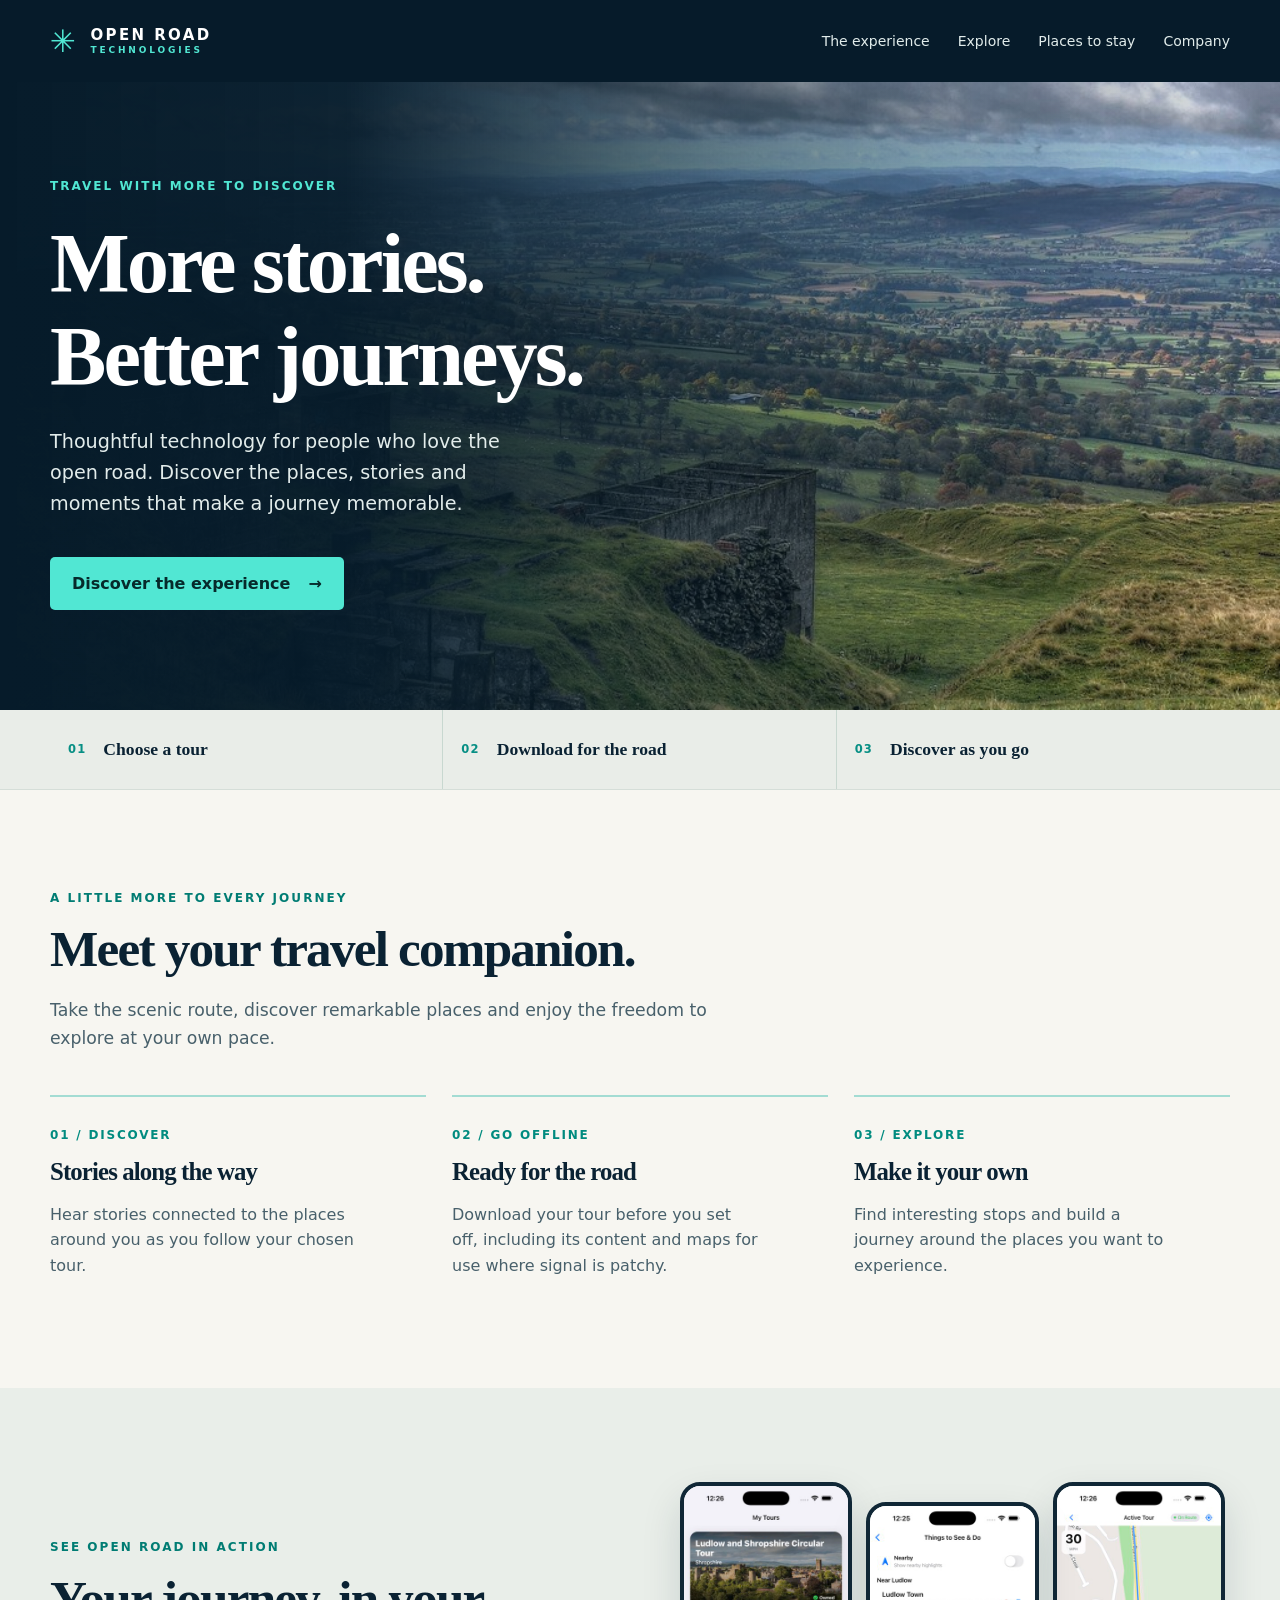
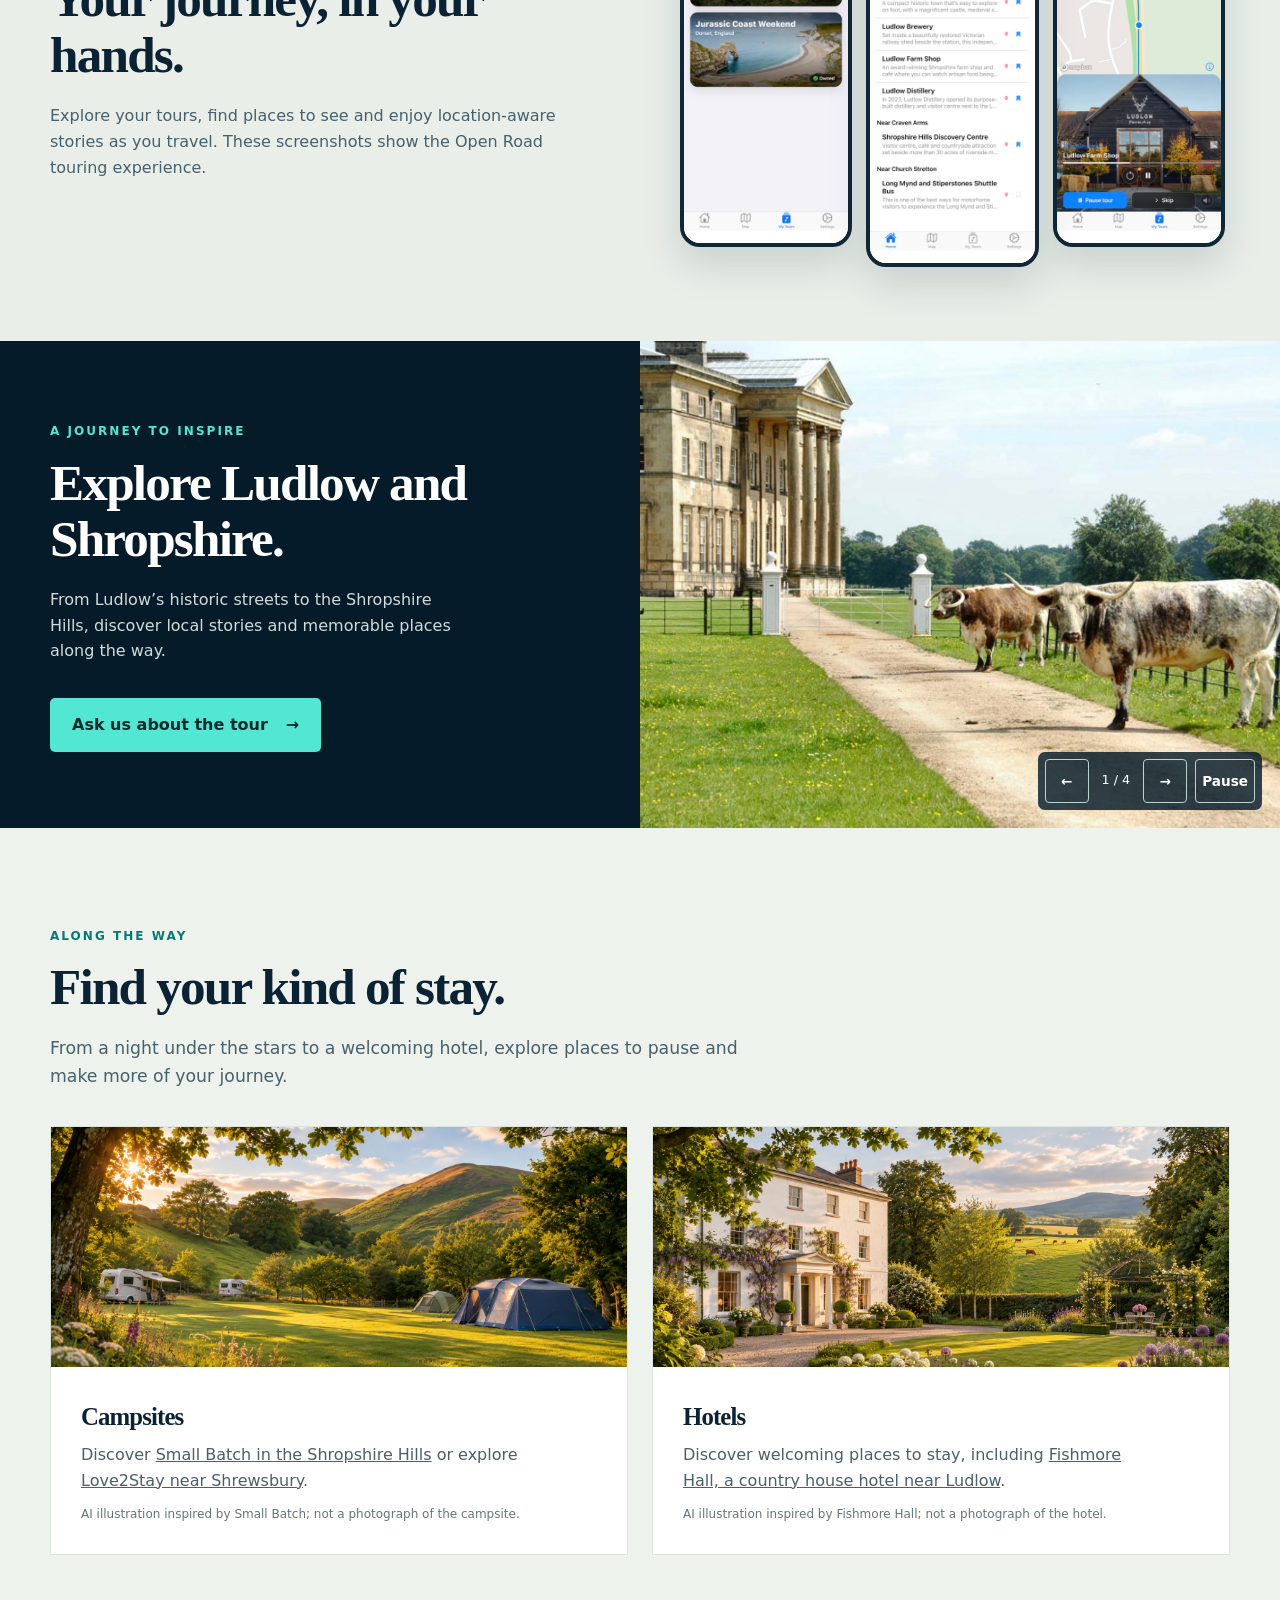
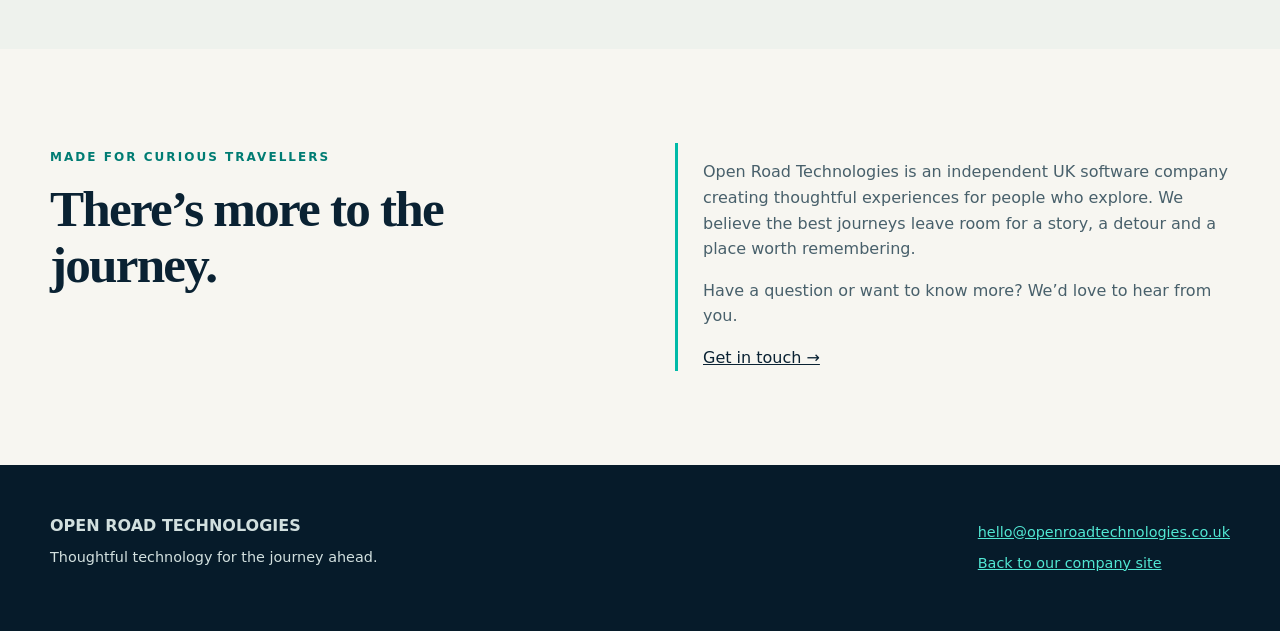
<file: journeys.html>
<!doctype html>
<html lang="en">
<head>
<meta charset="utf-8">
<meta name="viewport" content="width=device-width,initial-scale=1">
<meta name="description" content="Discover a more rewarding way to explore with Open Road's self-guided touring experience.">
<title>Journeys | Open Road Technologies</title>
<style>
:root{--ink:#0a2233;--night:#061b2a;--teal:#00baa8;--bright:#51e7d3;--paper:#f7f6f1;--soft:#e9eee9;--body:#48606b}*{box-sizing:border-box}html{scroll-behavior:smooth}body{margin:0;background:var(--paper);color:var(--ink);font-family:system-ui,-apple-system,BlinkMacSystemFont,'Segoe UI',sans-serif;line-height:1.6}a{color:inherit}a:focus-visible{outline:3px solid #f5b642;outline-offset:5px}img{display:block;max-width:100%}.wrap{width:min(1180px,calc(100% - 48px));margin:auto}.site-header{background:var(--night);color:#fff}.nav{min-height:82px;display:flex;align-items:center;justify-content:space-between;gap:28px}.brand{text-decoration:none;font-weight:750;font-size:15px;letter-spacing:.16em;display:flex;align-items:center;gap:12px;line-height:1.25}.compass{color:var(--bright);font-size:31px;font-weight:400}.brand small{display:block;color:var(--bright);font-size:9px;letter-spacing:.32em}.navlinks{display:flex;gap:28px;align-items:center;font-size:14px}.navlinks a{text-decoration:none;color:#e1eceb}.navlinks a:hover{color:var(--bright)}.hero{background:var(--night);color:white;position:relative;min-height:570px;display:flex;align-items:center;overflow:hidden}.hero:before{content:'';position:absolute;inset:0;background:linear-gradient(90deg,#061b2a 0%,rgba(6,27,42,.96) 27%,rgba(6,27,42,.55) 58%,rgba(6,27,42,.1) 100%),url('assets/hilltop-view.jpg?v=2') center 54%/cover}.hero .wrap{position:relative;padding:90px 0 100px}.eyebrow{text-transform:uppercase;letter-spacing:.17em;font-size:12px;font-weight:800;color:#007c73}.hero .eyebrow,.dark .eyebrow{color:var(--bright)}h1,h2,h3{font-family:Georgia,'Times New Roman',serif;line-height:1.1;letter-spacing:-.035em}h1{font-size:clamp(3.2rem,6.6vw,6rem);max-width:730px;margin:20px 0 24px}h2{font-size:clamp(2.3rem,4vw,3.8rem);margin:12px 0 20px}h3{font-size:1.55rem;margin:12px 0}.hero p{font-size:1.2rem;max-width:500px;color:#e2eceb}.button{display:inline-flex;align-items:center;justify-content:center;gap:18px;text-decoration:none;padding:14px 22px;border-radius:5px;background:var(--bright);color:#062a2b;font-weight:750;margin-top:18px}.button:hover{background:#a0f5e8}.steps{background:#e9ede8;border-bottom:1px solid #d5ded8}.steps .wrap{display:grid;grid-template-columns:repeat(3,1fr)}.step{display:flex;align-items:center;gap:17px;padding:25px 18px;border-right:1px solid #c8d8d0;font-family:Georgia,serif;font-size:1.1rem;font-weight:bold}.step:last-child{border:0}.step b{font-family:system-ui;color:#078f84;font-size:.72rem;letter-spacing:.1em}.section{padding:94px 0}.intro{max-width:720px}.intro p,.copy{color:var(--body);font-size:1.08rem}.features{display:grid;grid-template-columns:repeat(3,1fr);gap:26px;margin-top:42px}.feature{border-top:2px solid #a3dcd3;padding:24px 10px 0 0}.feature .number{color:#008b7f;font-size:.75rem;font-weight:800;letter-spacing:.15em}.feature p{color:var(--body);max-width:310px}.destination{background:var(--night);color:white;display:grid;grid-template-columns:1fr 1fr;min-height:440px}.destination-copy{padding:76px max(24px,calc((100vw - 1180px)/2));padding-right:56px;align-self:center}.destination-copy p{color:#d0dddd;max-width:410px}.destination-image{position:relative;min-height:320px;overflow:hidden;background:#183642}.slides{position:absolute;inset:0}.slide{position:absolute;inset:0;margin:0}.slide[hidden]{display:none}.slide img{width:100%;height:100%;object-fit:cover}.slide figcaption{position:absolute;top:14px;left:14px;background:rgba(6,27,42,.78);color:white;font-size:.72rem;padding:4px 8px;border-radius:4px}.image-note{display:block;color:#62767e;font-size:.75rem;margin-top:12px}.slideshow-controls{position:absolute;bottom:18px;right:18px;display:flex;gap:8px;align-items:center;padding:7px;background:rgba(6,27,42,.82);border-radius:7px}.slideshow-controls button{min-width:44px;min-height:44px;border:1px solid #b7d5d1;border-radius:4px;background:transparent;color:white;cursor:pointer;font:600 .85rem system-ui}.slideshow-controls button:hover{background:#24554f}.slideshow-controls button:focus-visible{outline:3px solid #f5b642;outline-offset:2px}.slide-count{font-size:.8rem;color:white;padding:0 5px;font-variant-numeric:tabular-nums}.slideshow-controls[hidden]{display:none}.showcase{background:#e9eee9}.showcase-grid{display:grid;grid-template-columns:1fr 1fr;gap:70px;align-items:center}.screens{display:flex;gap:14px;justify-content:center;align-items:center}.screens img{width:31%;border:4px solid #102736;border-radius:20px;box-shadow:0 18px 38px #10273625}.screens img:nth-child(2){transform:translateY(20px)}.showcase p{color:var(--body)}.stay{background:#eef2ed}.stay-grid{display:grid;grid-template-columns:1fr 1fr;gap:24px;margin-top:35px}.stay-card{background:#fff;border:1px solid #dce5dc;overflow:hidden}.stay-card img{width:100%;height:240px;object-fit:cover}.stay-card .stay-copy{padding:24px 30px 30px}.stay-icon{font-size:28px;color:#008e81}.stay-card p{color:var(--body);margin:0;max-width:450px}.story{display:grid;grid-template-columns:1fr 1fr;gap:70px;align-items:start}.story p{color:var(--body)}.note{border-left:3px solid var(--teal);padding:0 0 0 25px}.foot{background:var(--night);color:#d2e0df;padding:48px 0}.foot .wrap{display:flex;justify-content:space-between;gap:30px;flex-wrap:wrap}.foot a{color:var(--bright)}.foot p{margin:8px 0;font-size:.9rem}@media(max-width:750px){.wrap{width:min(100% - 36px,1180px)}.nav{padding:18px 0;align-items:flex-start}.navlinks{gap:10px 16px;flex-wrap:wrap;justify-content:flex-end;font-size:12px}.hero{min-height:540px}.hero:before{background:linear-gradient(90deg,rgba(6,27,42,.93),rgba(6,27,42,.55)),url('assets/hilltop-view.jpg?v=2') 62% center/cover}.hero .wrap{padding:80px 0}.steps .wrap{grid-template-columns:1fr}.step{border-right:0;border-bottom:1px solid #c8d8d0;padding:13px 0}.features,.stay-grid,.story,.destination,.showcase-grid{grid-template-columns:1fr}.showcase-grid{gap:32px}.screens{padding:0 0 20px}.section{padding:65px 0}.destination-copy{padding:65px 24px}.destination-image{min-height:270px}.story{gap:30px}}@media(prefers-reduced-motion:reduce){html{scroll-behavior:auto}}
</style>
</head>
<body>
<header class="site-header"><nav class="wrap nav" aria-label="Main navigation"><a href="index.html" class="brand"><span class="compass" aria-hidden="true">✳</span><span>OPEN ROAD<small>TECHNOLOGIES</small></span></a><div class="navlinks"><a href="#experience">The experience</a><a href="#explore">Explore</a><a href="#stay">Places to stay</a><a href="index.html">Company</a></div></nav></header>
<main>
<section class="hero"><div class="wrap"><span class="eyebrow">Travel with more to discover</span><h1>More stories.<br>Better journeys.</h1><p>Thoughtful technology for people who love the open road. Discover the places, stories and moments that make a journey memorable.</p><a class="button" href="#experience">Discover the experience <span aria-hidden="true">→</span></a></div></section>
<section class="steps" aria-label="The journey in three steps"><div class="wrap"><div class="step"><b>01</b> Choose a tour</div><div class="step"><b>02</b> Download for the road</div><div class="step"><b>03</b> Discover as you go</div></div></section>
<section class="section" id="experience"><div class="wrap"><div class="intro"><span class="eyebrow">A little more to every journey</span><h2>Meet your travel companion.</h2><p>Take the scenic route, discover remarkable places and enjoy the freedom to explore at your own pace.</p></div><div class="features"><article class="feature"><span class="number">01 / DISCOVER</span><h3>Stories along the way</h3><p>Hear stories connected to the places around you as you follow your chosen tour.</p></article><article class="feature"><span class="number">02 / GO OFFLINE</span><h3>Ready for the road</h3><p>Download your tour before you set off, including its content and maps for use where signal is patchy.</p></article><article class="feature"><span class="number">03 / EXPLORE</span><h3>Make it your own</h3><p>Find interesting stops and build a journey around the places you want to experience.</p></article></div></div></section>
<section class="section showcase"><div class="wrap showcase-grid"><div><span class="eyebrow">See Open Road in action</span><h2>Your journey, in your hands.</h2><p>Explore your tours, find places to see and enjoy location-aware stories as you travel. These screenshots show the Open Road touring experience.</p></div><div class="screens"><img src="assets/app-tours.jpg" alt="My Tours showing Ludlow and Shropshire and Jurassic Coast tours" loading="lazy"><img src="assets/app-discover.jpg" alt="Things to See and Do around Ludlow" loading="lazy"><img src="assets/app-tour.jpg" alt="An active tour with a map and narration playing" loading="lazy"></div></div></section>
<section class="destination dark" id="explore"><div class="destination-copy"><span class="eyebrow">A journey to inspire</span><h2>Explore Ludlow and Shropshire.</h2><p>From Ludlow’s historic streets to the Shropshire Hills, discover local stories and memorable places along the way.</p><a class="button" href="mailto:hello@openroadtechnologies.co.uk?subject=Ludlow%20and%20Shropshire%20tour%20enquiry">Ask us about the tour <span aria-hidden="true">→</span></a></div><div class="destination-image" role="region" aria-roledescription="carousel" aria-label="Views from the journey">
<div class="slides">
<figure class="slide" aria-label="1 of 4"><img src="assets/country-house.jpg?v=2" alt="Longhorn cattle beside a country house"></figure>
<figure class="slide" aria-label="2 of 4" hidden><img src="assets/discovery-centre.jpg?v=2" alt="A visitor centre with a green roof among wooded hills" loading="lazy"></figure>
<figure class="slide" aria-label="3 of 4" hidden><img src="assets/hilltop-view.jpg?v=2" alt="A hilltop view over fields and distant hills" loading="lazy"></figure>
<figure class="slide" aria-label="4 of 4" hidden><img src="assets/shropshire-hills-enhanced.jpg" alt="AI-enhanced view of a green valley with a stream and track through the hills" loading="lazy"><figcaption>AI-enhanced image</figcaption></figure>
</div>
<div class="slideshow-controls" aria-label="Slideshow controls" hidden><button type="button" data-action="prev" aria-label="Previous image">←</button><span class="slide-count" aria-hidden="true">1 / 4</span><button type="button" data-action="next" aria-label="Next image">→</button><button type="button" data-action="toggle" aria-label="Pause slideshow">Pause</button></div>
</div></section>
<section class="section stay" id="stay"><div class="wrap"><div class="intro"><span class="eyebrow">Along the way</span><h2>Find your kind of stay.</h2><p>From a night under the stars to a welcoming hotel, explore places to pause and make more of your journey.</p></div><div class="stay-grid"><article class="stay-card"><img src="assets/small-batch-illustration.jpg" alt="AI illustration inspired by Small Batch campsite in the Shropshire Hills" loading="lazy" referrerpolicy="no-referrer"><div class="stay-copy"><h3>Campsites</h3><p>Discover <a href="https://www.smallbatch-camping.co.uk/">Small Batch in the Shropshire Hills</a> or explore <a href="https://www.love2stay.co.uk/shrewsbury/">Love2Stay near Shrewsbury</a>.</p><span class="image-note">AI illustration inspired by Small Batch; not a photograph of the campsite.</span></div></article><article class="stay-card"><img src="assets/fishmore-illustration.jpg" alt="AI illustration inspired by Fishmore Hall and its countryside setting" loading="lazy" referrerpolicy="no-referrer"><div class="stay-copy"><h3>Hotels</h3><p>Discover welcoming places to stay, including <a href="https://www.fishmorehall.co.uk/">Fishmore Hall, a country house hotel near Ludlow</a>.</p><span class="image-note">AI illustration inspired by Fishmore Hall; not a photograph of the hotel.</span></div></article></div></div></section>
<section class="section"><div class="wrap story"><div><span class="eyebrow">Made for curious travellers</span><h2>There’s more to the journey.</h2></div><div class="note"><p>Open Road Technologies is an independent UK software company creating thoughtful experiences for people who explore. We believe the best journeys leave room for a story, a detour and a place worth remembering.</p><p>Have a question or want to know more? We’d love to hear from you.</p><a href="mailto:hello@openroadtechnologies.co.uk">Get in touch →</a></div></div></section>
</main>
<footer class="foot"><div class="wrap"><div><strong>OPEN ROAD TECHNOLOGIES</strong><p>Thoughtful technology for the journey ahead.</p></div><div><p><a href="mailto:hello@openroadtechnologies.co.uk">hello@openroadtechnologies.co.uk</a></p><p><a href="index.html">Back to our company site</a></p></div></div></footer>
<script>
(() => {
  const gallery = document.querySelector('.destination-image');
  const slides = Array.from(gallery.querySelectorAll('.slide'));
  const controls = gallery.querySelector('.slideshow-controls');
  const count = controls.querySelector('.slide-count');
  const toggle = controls.querySelector('[data-action="toggle"]');
  const reduced = window.matchMedia('(prefers-reduced-motion: reduce)');
  let current = 0;
  let playing = !reduced.matches;
  let timer;
  const show = index => {
    current = (index + slides.length) % slides.length;
    slides.forEach((slide, i) => { slide.hidden = i !== current; });
    count.textContent = `${current + 1} / ${slides.length}`;
  };
  const sync = () => {
    clearInterval(timer);
    toggle.textContent = playing ? 'Pause' : 'Play';
    toggle.setAttribute('aria-label', playing ? 'Pause slideshow' : 'Play slideshow');
    if (playing && !document.hidden) timer = setInterval(() => show(current + 1), 6000);
  };
  controls.addEventListener('click', event => {
    const action = event.target.closest('button')?.dataset.action;
    if (action === 'toggle') playing = !playing;
    if (action === 'next' || action === 'prev') {
      show(current + (action === 'next' ? 1 : -1));
      playing = false;
    }
    sync();
  });
  reduced.addEventListener('change', event => { if (event.matches) { playing = false; sync(); } });
  document.addEventListener('visibilitychange', sync);
  controls.hidden = false;
  sync();
})();
</script>
</body></html>
</file>
<file: app/styles.css>
@import url('https://fonts.googleapis.com/css2?family=DM+Sans:wght@400;500;600;700&family=Playfair+Display:ital,wght@0,600;1,600&display=swap');

:root{
  --ink:#11231e;
  --green:#0c3a31;
  --cream:#f4efe6;
  --paper:#fbf9f4;
  --blue:#0a84ff;
}
*{box-sizing:border-box}
html{scroll-behavior:smooth}
body{margin:0;font-family:"DM Sans",system-ui,sans-serif;color:#131b18;background:var(--paper)}
a{text-decoration:none;color:inherit}
img{display:block;max-width:100%}
.shell{width:min(1180px,calc(100% - 44px));margin:0 auto}

.site-header{position:absolute;z-index:30;top:0;left:0;right:0;color:white}
.nav{height:86px;display:grid;grid-template-columns:1fr auto 1fr;align-items:center;gap:30px}
.brand{display:flex;gap:11px;align-items:center}
.brand-icon{font-size:34px;line-height:1;transform:rotate(-8deg)}
.brand span:last-child{display:flex;flex-direction:column}
.brand strong{font-size:17px;letter-spacing:.22em}
.brand small{font-size:8px;letter-spacing:.2em;margin-top:4px}
.nav nav{display:flex;gap:28px;font-size:14px}
.nav nav a{opacity:.92}
.nav .button{justify-self:end}

.button{display:inline-flex;align-items:center;justify-content:center;border-radius:12px;padding:13px 20px;font-weight:700;font-size:14px}
.button-dark{background:white;color:var(--green)}
.button-light{background:white;color:var(--green);padding:15px 23px}
.text-cta{font-weight:700;color:white}
.text-link{color:var(--green);font-weight:700}

.hero{min-height:760px;position:relative;overflow:hidden}
.hero-bg{position:absolute;inset:0;background:#173d31;transform:scale(1.02)}
.hero-scrim{position:absolute;inset:0;background:linear-gradient(90deg,rgba(7,31,25,.88) 0%,rgba(7,31,25,.65) 45%,rgba(7,31,25,.12) 74%,rgba(7,31,25,.05) 100%)}
.hero-grid{position:relative;z-index:3;min-height:760px;display:grid;grid-template-columns:1.05fr .95fr;align-items:end;padding-top:105px}
.hero-copy{color:white;padding-bottom:92px;max-width:650px}
.eyebrow{font-size:12px;font-weight:700;letter-spacing:.22em;color:var(--green);margin:0 0 18px}
.eyebrow.light{color:white}
h1,h2{font-family:"Playfair Display",Georgia,serif;margin:0;font-weight:600}
h1{font-size:clamp(64px,7vw,100px);line-height:.94;letter-spacing:-.025em}
h1 em{font-weight:600}
.lead{font-size:18px;line-height:1.6;max-width:560px;margin:28px 0}
.cta-row{display:flex;align-items:center;gap:22px;flex-wrap:wrap}
.trust-line{display:flex;gap:18px;flex-wrap:wrap;margin-top:27px;font-size:12px;color:rgba(255,255,255,.88)}

.hero-phone-wrap{display:flex;justify-content:flex-end;align-items:flex-end;padding-bottom:0}
.phone{position:relative;border-radius:48px;padding:10px;background:#111;border:2px solid #c8c7c2;box-shadow:0 34px 80px rgba(0,0,0,.3);overflow:hidden}
.phone img{width:100%;height:100%;object-fit:cover;border-radius:38px}
.speaker{position:absolute;z-index:5;top:10px;left:50%;transform:translateX(-50%);width:36%;height:25px;background:#090909;border-radius:0 0 17px 17px}
.phone-hero{width:345px;height:744px;transform:translateY(74px);margin-right:28px}
.phone-small{width:246px;height:530px}
.phone-medium{width:280px;height:604px}

.section{padding:96px 0}
.cream{background:var(--cream)}
.white{background:white}
.intro-grid,.experience-grid,.about-grid{display:grid;grid-template-columns:1fr 1fr;gap:86px;align-items:center}
.copy h2,.experience-copy h2,.section-head h2,.about-grid h2{font-size:clamp(44px,5vw,66px);line-height:1.03}
.copy>p:last-of-type,.experience-copy>p,.about-grid>div:last-child p{font-size:17px;line-height:1.7;color:#39433f}
.points{display:grid;gap:12px;margin-top:28px}.points span{display:flex;gap:14px;align-items:center;font-weight:600}.points b{font-size:12px;color:var(--green);letter-spacing:.1em}
.phone-stack{position:relative;min-height:590px}
.phone-stack .back{position:absolute;left:8%;top:20px;transform:rotate(-5deg)}
.phone-stack .front{position:absolute;right:8%;bottom:0;transform:rotate(4deg)}
.experience-grid{grid-template-columns:.75fr 1.25fr}
.experience-grid>.phone{justify-self:center}
.feature-cards{display:grid;gap:14px;margin-top:28px}
.feature-cards div{padding:18px 0;border-top:1px solid rgba(17,35,30,.15)}
.feature-cards strong,.feature-cards span{display:block}.feature-cards strong{font-size:17px}.feature-cards span{font-size:14px;color:#5f6964;margin-top:4px}

.impact{position:relative;min-height:460px;color:white;overflow:hidden}
.impact-bg{position:absolute;inset:0;background:url('/app/assets/ludlow-hero.jpg') center/cover no-repeat;filter:saturate(.9)}
.impact-scrim{position:absolute;inset:0;background:linear-gradient(90deg,rgba(7,45,37,.96),rgba(7,45,37,.52) 55%,rgba(7,45,37,.18))}
.impact-copy{position:relative;z-index:2;padding-top:95px;padding-bottom:95px}
.impact h2{font-size:clamp(50px,6vw,74px);line-height:1;max-width:760px}
.impact p{font-size:17px;line-height:1.65;max-width:590px}

.section-head{display:flex;justify-content:space-between;gap:30px;align-items:end;margin-bottom:36px}
.tour-grid{display:grid;grid-template-columns:1.15fr 1fr .8fr;gap:18px}
.tour-card{background:white;border-radius:20px;overflow:hidden;min-height:420px;box-shadow:0 18px 40px rgba(18,35,29,.08)}
.tour-card img,.coming-bg{width:100%;height:250px;object-fit:cover}
.tour-card-copy{padding:20px}
.tour-card-copy span{font-size:11px;letter-spacing:.18em;font-weight:700;color:var(--green)}
.tour-card h3{font-family:"Playfair Display",serif;font-size:28px;line-height:1.05;margin:7px 0 10px}
.tour-card p{margin:0;color:#5e6762;line-height:1.5;font-size:14px}
.coming{background:var(--green);color:white}
.coming-bg{background:linear-gradient(145deg,#0a332b,#235648)}
.coming .tour-card-copy span,.coming p{color:rgba(255,255,255,.78)}

.about-grid{align-items:start}
.about-grid>div:last-child{padding-top:14px}
.about-grid .text-link{display:inline-block;margin-top:12px}

footer{background:#0b2e27;color:white;padding:42px 0}
.footer{display:flex;justify-content:space-between;align-items:center}
.inverse{color:white}
.footer-links{display:flex;gap:22px;font-size:13px;color:rgba(255,255,255,.8)}

@media(max-width:930px){
  .nav{grid-template-columns:1fr auto}.nav nav{display:none}
  .hero-grid{grid-template-columns:1fr}
  .hero-copy{padding-top:170px;padding-bottom:38px}
  .hero-phone-wrap{justify-content:center}
  .phone-hero{margin-right:0}
  .intro-grid,.experience-grid,.about-grid{grid-template-columns:1fr}
  .tour-grid{grid-template-columns:1fr 1fr}
  .tour-card.coming{grid-column:1/-1}
}
@media(max-width:650px){
  .shell{width:min(100% - 28px,1180px)}
  .nav{height:72px}.nav .button{display:none}
  .hero{min-height:auto}
  .hero-grid{min-height:auto;padding-top:0}
  .hero-copy{padding-top:130px}
  h1{font-size:58px}
  .lead{font-size:16px}
  .phone-hero{width:300px;height:648px;transform:translateY(42px)}
  .section{padding:68px 0}
  .phone-stack{min-height:510px;transform:scale(.86);transform-origin:center top;margin-bottom:-60px}
  .experience-grid{grid-template-columns:1fr}
  .tour-grid{grid-template-columns:1fr}
  .tour-card.coming{grid-column:auto}
  .section-head{align-items:flex-start;flex-direction:column}
  .footer{align-items:flex-start;gap:26px;flex-direction:column}
}

/* Full journey homepage */
:root{--gold:#cbd6a4}
body{font-size:16px}
section,article[id]{scroll-margin-top:24px}
a:focus-visible{outline:3px solid #cf9850;outline-offset:6px}
.skip-link{position:fixed;left:16px;top:-90px;z-index:100;background:white;color:var(--green);padding:16px}.skip-link:focus{top:16px}
.brand small{font-size:10px}
.hero-grid{grid-template-columns:1.25fr .75fr}
.hero-copy{padding-bottom:92px}
h1{font-size:clamp(60px,6.1vw,82px);line-height:1.03}
h1 em,h2 em{font-weight:600}
.hero .lead{max-width:555px}
.trust-line{font-size:14px;gap:12px 20px;max-width:550px}
.eyebrow{font-size:12px;line-height:1.6;letter-spacing:.17em}
.journey{padding:46px 0 50px;background:var(--green);color:white}
.journey-heading{display:flex;align-items:baseline;justify-content:space-between;gap:20px;margin-bottom:38px}
.journey-heading .eyebrow{color:var(--gold);margin:0}
.journey-heading h2{font-size:28px;line-height:1.25}
.journey-track{list-style:none;padding:0;margin:0;display:grid;grid-template-columns:repeat(4,1fr);gap:28px}
.journey-track li{position:relative;border-top:1px solid #779285;padding-top:24px}
.journey-track li::before{content:"";position:absolute;width:9px;height:9px;border-radius:50%;background:var(--gold);top:-5px;left:0}
.journey-track a{display:block;border-radius:2px}
.step-number{display:block;color:var(--gold);font-size:14px;margin-bottom:16px}
.journey-track .eyebrow{display:block;color:var(--gold);margin-bottom:8px}
.journey-track h3{font-size:18px;line-height:1.4;margin:0}
.journey-track p{font-size:16px;color:#e0e7e1;line-height:1.6;margin:10px 0 22px}
.step-link{font-size:14px;display:flex;align-items:center;justify-content:space-between;color:#e7eecf;gap:8px}
.step-link span{transition:transform .2s}.journey-track a:hover .step-link span{transform:translate(3px,-3px)}
.discovery-grid{display:grid;grid-template-columns:1fr 1fr;align-items:center;gap:78px}
.discovery-image{margin:0;align-self:stretch;display:flex;flex-direction:column}
.discovery-image img{width:100%;height:100%;min-height:430px;max-height:530px;object-fit:cover;border-radius:2px}
.discovery-image figcaption{padding-top:16px;font-size:14px;line-height:1.7;color:#4a5750}
.discovery-image figcaption span{display:block;font-size:12px;letter-spacing:.12em;color:var(--green);margin-top:5px}
.discovery-grid h2{font-size:clamp(40px,4.3vw,58px)}
.copy .discovery-note{margin-top:26px;border-top:1px solid #d5dcd6;padding-top:18px;font-weight:600;color:var(--green)}
.linger-section{background:var(--cream)}
.linger-grid{display:grid;grid-template-columns:1fr 1fr;gap:0}
.linger-grid article{padding:64px 50px 64px 0;min-width:0}
.linger-grid .linger-stay{padding-left:50px;padding-right:50px;background:var(--green);color:white}
.linger-grid h2{font-size:clamp(36px,4vw,50px);line-height:1.1;letter-spacing:-.025em;margin-bottom:34px}
.linger-grid h3{font-size:18px;line-height:1.5;margin:0 0 12px}
.linger-grid p:not(.eyebrow){font-size:17px;line-height:1.75;color:#39433f}
.linger-grid .linger-stay p{color:#e0e7e1}
.linger-note{border-top:1px solid #c5cec6;padding-top:20px;margin-top:30px;margin-bottom:0;font-style:italic}
.linger-stay .linger-note{border-color:#668177}
.tour-card p{font-size:16px}
.tour-card-copy span{font-size:12px}
.tour-intro{color:var(--green);font-size:14px;white-space:nowrap}
.footer-links{font-size:14px}
@media(max-width:1050px){
  .nav{gap:18px}.nav nav{gap:18px}
  .hero-grid{grid-template-columns:1.2fr .8fr;gap:24px}
  .phone-hero{width:295px;height:637px;margin-right:0}
  .hero-copy{padding-top:80px}
  .journey-track{gap:20px}.journey-track h3{font-size:17px}
  .intro-grid,.discovery-grid{gap:40px}
  .linger-grid article{padding:48px 30px 48px 0}.linger-grid .linger-stay{padding:48px 30px}
}
@media(max-width:930px){
  .hero-grid{grid-template-columns:1fr 300px;align-items:center;min-height:720px;padding-top:120px}
  .hero-copy{padding-top:35px;padding-bottom:65px}h1{font-size:60px}
  .hero-phone-wrap{align-self:end}.phone-hero{transform:translateY(55px)}
  .journey-heading{display:block}.journey-heading h2{margin-top:14px}
  .journey-track{grid-template-columns:1fr 1fr;gap:36px}
  .intro-grid{grid-template-columns:1fr 1fr}.phone-stack{transform:scale(.8);transform-origin:center;min-height:560px;margin:0 -35px}
  .discovery-grid{grid-template-columns:1fr 1fr}
}
@media(max-width:700px){
  .shell{width:calc(100% - 40px)}
  .nav{height:84px}.nav .button{display:inline-flex;padding:11px 13px;font-size:13px}.brand strong{font-size:15px}.brand small{font-size:8px}
  .hero-grid{grid-template-columns:1fr;padding-top:100px;gap:0;min-height:0}
  .hero-copy{padding-top:36px;padding-bottom:8px;max-width:580px}
  h1{font-size:clamp(46px,9vw,64px)}
  .hero .lead{font-size:17px}.hero-scrim{background:linear-gradient(180deg,rgba(7,31,25,.88),rgba(7,31,25,.7) 60%,rgba(7,31,25,.25))}
  .hero-phone-wrap{margin-top:0}.phone-hero{width:248px;height:536px;transform:translateY(45px)}
  .trust-line{font-size:13px;margin-top:24px}
  .journey{padding:36px 0 42px}.journey-heading h2{font-size:25px}
  .journey-track{gap:30px 22px}.journey-track h3{font-size:17px}.journey-track p{font-size:15px}.step-link{font-size:13px;line-height:1.5}
  .intro-grid,.discovery-grid,.linger-grid{grid-template-columns:1fr}
  .phone-stack{width:100%;max-width:430px;justify-self:center;min-height:565px;transform:scale(.9);margin:0 0 -45px}
  .phone-stack .back{left:0}.phone-stack .front{right:0}
  .discovery-grid{gap:34px}.discovery-image img{min-height:0;height:330px}
  .discovery-grid .copy{grid-row:1}.discovery-grid h2,.copy h2,.about-grid h2{font-size:44px}
  .linger-grid article{padding:44px 0}.linger-grid .linger-stay{padding:40px 26px;margin:0 -20px}
  .linger-grid h2{font-size:42px}
  .impact-copy{padding-top:64px;padding-bottom:64px}.impact h2{font-size:48px}
  .about-grid{gap:24px}.tour-intro{white-space:normal}
}
@media(max-width:360px){.brand-icon{display:none}.nav{gap:8px}.phone-stack{transform:scale(.78);margin-bottom:-95px}.journey-track{grid-template-columns:1fr}.hero-copy h1{font-size:43px}}
@media(prefers-reduced-motion:reduce){html{scroll-behavior:auto}*,*::before,*::after{transition:none!important}}


/* Real discovery, Bonus Story and campsite screens, preserved in full. */
.app-showcase{margin:0;min-width:0}
.screen-pair{display:grid;grid-template-columns:repeat(2,minmax(0,1fr));align-items:start;gap:18px;padding:12px 2px 26px}
.screen-device{display:block;min-width:0;padding:6px;background:#17251f;border:1px solid #a8b2aa;border-radius:29px;box-shadow:0 18px 36px rgba(9,31,23,.18);transition:transform .2s}
.screen-device:nth-child(2){margin-top:34px}
.screen-device:hover{transform:translateY(-5px)}
.screen-device img{width:100%;height:auto;border-radius:23px;aspect-ratio:1170/2532}
.app-showcase figcaption{font-size:14px;line-height:1.6;color:#4a5750;max-width:440px}
.linger-grid .app-showcase{margin-top:30px}
.linger-stay .app-showcase figcaption{color:#e0e7e1}
.linger-stay .screen-device{box-shadow:0 18px 36px rgba(0,0,0,.3)}
@media(max-width:930px) and (min-width:701px){.discovery-grid{grid-template-columns:1fr}.discovery-grid .copy{grid-row:1}.discovery-grid .app-showcase{max-width:540px;justify-self:center}.linger-grid{grid-template-columns:1fr}.linger-grid article{padding:48px 30px}.linger-grid .app-showcase{max-width:540px;margin-left:auto;margin-right:auto}}
@media(max-width:700px){.screen-pair{gap:12px}.screen-device{border-radius:23px;padding:5px}.screen-device img{border-radius:18px}.app-showcase{max-width:500px;width:100%;justify-self:center}.linger-grid .app-showcase{margin-left:auto;margin-right:auto}}


/* More readable hero copy and navigation. */
.hero .lead{font-size:22px;line-height:1.55}
.nav nav,.nav .button,.button,.text-cta,.trust-line{font-size:16px}
@media(max-width:700px){
  .hero .lead{font-size:20px}
  .nav .button{font-size:16px;padding:11px 13px}
  .trust-line{font-size:16px}
}

/* A quiet sense of travelling forward, without changing native scrolling. */
.hero-bg,.impact-bg{inset:-22px 0;transform:none}
.button{transition:transform 200ms ease,box-shadow 200ms ease,background-color 200ms ease}
.screen-device{transition:transform 260ms ease,box-shadow 260ms ease}
.text-cta,.text-link,.nav nav a,.footer-links a{text-decoration:underline;text-decoration-color:transparent;text-underline-offset:5px;transition:text-decoration-color 200ms ease,opacity 200ms ease}
.button:active,.screen-device:active{transform:translateY(1px)}
@media(hover:hover) and (pointer:fine){
  .button:hover{transform:translateY(-2px);box-shadow:0 7px 20px #071f2526}
  .screen-device:hover{transform:translateY(-4px);box-shadow:0 22px 40px #091f2338}
  .text-cta:hover,.text-link:hover,.nav nav a:hover,.footer-links a:hover{text-decoration-color:currentColor;opacity:1}
}
@media(prefers-reduced-motion:no-preference){
  .journey-track.route-arrived li::after{content:"";position:absolute;left:0;right:0;top:-1px;height:1px;background:var(--gold);transform-origin:left;animation:route-draw 850ms cubic-bezier(.22,1,.36,1) both;animation-delay:var(--route-delay,0ms)}
  .journey-track.route-arrived li::before{animation:marker-arrive 450ms ease both;animation-delay:var(--route-delay,0ms)}
  .journey-track li:nth-child(2){--route-delay:180ms}
  .journey-track li:nth-child(3){--route-delay:360ms}
  .journey-track li:nth-child(4){--route-delay:540ms}
}
@keyframes route-draw{from{transform:scaleX(0)}to{transform:scaleX(1)}}
@keyframes marker-arrive{from{opacity:0;transform:scale(.6)}to{opacity:1;transform:scale(1)}}
@media(prefers-reduced-motion:reduce){
  html{scroll-behavior:auto}
  *,*::before,*::after{animation:none!important;transition:none!important}
  .button:hover,.button:active,.screen-device:hover,.screen-device:active,.journey-track a:hover .step-link span{transform:none}
}

/* A continuous journey, using the original screens and chapter content. */
.journey-companion{display:none}
@media(min-width:1100px) and (min-height:740px){
  .chapters-enhanced{display:grid;grid-template-columns:minmax(330px,.9fr) minmax(0,1.25fr);gap:70px;padding:0 max(40px,calc((100vw - 1180px)/2));background:var(--cream)}
  .chapters-enhanced .journey-companion{display:block;min-width:0}
  .companion-sticky{position:sticky;top:32px;height:calc(100vh - 64px);max-height:900px;display:flex;flex-direction:column;align-items:center;justify-content:center;padding:20px 0}
  .companion-sticky>.eyebrow{font-size:12px;text-align:center;letter-spacing:.12em;margin-bottom:22px}
  .companion-phone{position:relative;flex:none;height:min(66vh,660px);aspect-ratio:1170/2532;border:7px solid #17251f;border-radius:35px;background:#17251f;box-shadow:0 30px 60px #102e2426,0 0 0 1px #a8b2aa;overflow:hidden;isolation:isolate}
  .companion-phone img{position:absolute;inset:0;width:100%;height:100%;object-fit:contain;background:white;opacity:0;transition:opacity 650ms cubic-bezier(.22,1,.36,1);border-radius:26px}
  .companion-phone img.is-current{opacity:1;z-index:1}
  .companion-route{display:flex;justify-content:space-between;position:relative;width:240px;margin-top:28px}
  .companion-route::before,.companion-route::after{content:"";position:absolute;top:50%;left:12px;right:12px;height:1px;background:#adb9ad;z-index:0}
  .companion-route::after{background:var(--green);transform:scaleX(var(--chapter-progress,0));transform-origin:left;transition:transform 600ms ease}
  .companion-route span{position:relative;z-index:1;border:1px solid #adb9ad;background:var(--cream);border-radius:50%;width:28px;height:28px;display:grid;place-items:center;font-size:12px;color:#55685a;transition:background 350ms,color 350ms,border-color 350ms}
  .companion-route span.is-current,.companion-route span.is-past{background:var(--green);color:white;border-color:var(--green)}
  .companion-caption{font-family:"Playfair Display",Georgia,serif;font-size:23px;margin:16px 0 0;color:var(--green)}
  .chapters-enhanced .chapter-content{min-width:0}
  .chapters-enhanced .chapter-content>.section,.chapters-enhanced .linger-grid article{min-height:92vh;padding:90px 0;display:flex;flex-direction:column;justify-content:center;background:transparent;scroll-margin-top:0}
  .chapters-enhanced .chapter-content .shell{width:100%;margin:0}
  .chapters-enhanced .intro-grid,.chapters-enhanced .discovery-grid{display:flex;flex-direction:column;align-items:stretch;gap:22px}
  .chapters-enhanced .discovery-grid .copy{order:-1}
  .chapters-enhanced .copy h2,.chapters-enhanced .linger-grid h2{font-size:clamp(40px,3.8vw,58px);line-height:1.08}
  .chapters-enhanced .copy>p:not(.eyebrow){font-size:18px;line-height:1.75}
  .chapters-enhanced .phone-stack{display:none}
  .chapters-enhanced .linger-grid{display:block}
  .chapters-enhanced .linger-grid .linger-stay{color:var(--ink);padding-left:0;padding-right:0}
  .chapters-enhanced .linger-stay .eyebrow{color:var(--green)}
  .chapters-enhanced .linger-stay p,.chapters-enhanced .linger-stay .app-showcase figcaption{color:#39433f}
  .chapters-enhanced .app-showcase{max-width:310px;margin-top:8px}
  .chapters-enhanced .screen-pair{gap:18px;padding-bottom:16px}
  .chapters-enhanced .screen-device{padding:4px;border-radius:19px}
  .chapters-enhanced .screen-device img{border-radius:14px}
  .chapters-enhanced .screen-device:nth-child(2){margin-top:18px}
  .chapters-enhanced .linger-grid h2{margin-bottom:24px}
  .chapters-enhanced .linger-grid p{margin-top:12px;margin-bottom:12px}
  .chapters-enhanced .linger-note{padding-top:16px}
  .chapters-enhanced .chapter-content>.section:not(:first-child),.chapters-enhanced .linger-grid article{border-top:1px solid #c5cec6}
}
@media(prefers-reduced-motion:reduce){.companion-phone img,.companion-route::after,.companion-route span{transition:none!important}}

/* Arrive gently: a small screen lift and an evening palette for the last stop. */
@media(min-width:1100px) and (min-height:740px){
  .companion-phone img{transform:translateY(8px);transition:opacity 650ms cubic-bezier(.22,1,.36,1),transform 750ms cubic-bezier(.22,1,.36,1)}
  .companion-phone img.is-current{transform:translateY(0)}
  .chapters-enhanced{--chapter-text:#131b18;--chapter-muted:#39433f;--chapter-accent:#0c3a31;--chapter-line:#c5cec6;transition:background-color 900ms ease}
  .chapters-enhanced.chapter-night{background-color:var(--green);--chapter-text:#fbf9f4;--chapter-muted:#e0e7e1;--chapter-accent:#e7eecf;--chapter-line:#668177}
  .chapters-enhanced .linger-section{background:transparent}
  .chapters-enhanced .chapter-content,.chapters-enhanced .linger-grid .linger-stay{color:var(--chapter-text)}
  .chapters-enhanced .copy>p:not(.eyebrow),.chapters-enhanced .linger-grid p:not(.eyebrow),.chapters-enhanced .app-showcase figcaption,.chapters-enhanced .linger-stay .app-showcase figcaption{color:var(--chapter-muted)}
  .chapters-enhanced .eyebrow,.chapters-enhanced .linger-stay .eyebrow,.chapters-enhanced .companion-caption,.chapters-enhanced .points b,.chapters-enhanced .copy .discovery-note{color:var(--chapter-accent)}
  .chapters-enhanced .chapter-content,.chapters-enhanced .chapter-content p,.chapters-enhanced .eyebrow,.chapters-enhanced .companion-caption,.chapters-enhanced figcaption,.chapters-enhanced .linger-grid .linger-stay,.chapters-enhanced .points b{transition:color 900ms ease}
  .chapters-enhanced .chapter-content>.section:not(:first-child),.chapters-enhanced .linger-grid article,.chapters-enhanced .linger-note,.chapters-enhanced .discovery-note{border-color:var(--chapter-line);transition:border-color 900ms ease,color 900ms ease}
  .chapters-enhanced.chapter-night .companion-route::after{background:var(--gold)}
  .chapters-enhanced.chapter-night .companion-route span.is-current,.chapters-enhanced.chapter-night .companion-route span.is-past{background:var(--gold);border-color:var(--gold);color:var(--green)}
}
@media(prefers-reduced-motion:reduce){.companion-phone img{transform:none!important}}

/* Destination-led editorial: the place, then the possibilities. */
.visually-hidden{position:absolute;width:1px;height:1px;padding:0;margin:-1px;overflow:hidden;clip-path:inset(50%);white-space:nowrap;border:0}
.featured-journey{display:grid;grid-template-columns:1.2fr 1fr;background:var(--green);color:white;overflow:hidden;border-radius:4px}
.featured-landscape{position:relative;min-height:520px;overflow:hidden}
.featured-landscape img{width:100%;height:122%;position:absolute;inset:0;object-fit:cover;object-position:center top}
.featured-landscape>span{position:absolute;bottom:24px;left:24px;background:#0c3a31;padding:10px 14px;font-size:12px;letter-spacing:.15em}
.featured-copy{padding:48px 40px;align-self:center}
.featured-copy h3,.route-preview h3{font-family:"Playfair Display",Georgia,serif;font-weight:600;font-size:clamp(38px,4vw,54px);line-height:1.08;margin:0 0 24px}
.featured-copy>p:not(.eyebrow){font-size:18px;line-height:1.7;color:#e0e7e1}
.journey-flavours{list-style:none;display:flex;flex-wrap:wrap;gap:8px;padding:0;margin:24px 0 32px}
.journey-flavours li{border:1px solid #779285;border-radius:24px;padding:7px 12px;font-size:14px;color:#e7eecf}
.featured-copy .button{gap:24px}
.route-preview{display:grid;grid-template-columns:1.25fr .75fr;gap:90px;padding:80px 60px;background:#fbf9f4;align-items:center}
.preview-intro{font-size:18px;line-height:1.7;color:#39433f;margin-bottom:28px}
.highlight-list{border-top:1px solid #c5cec6}
.highlight-list details{border-bottom:1px solid #c5cec6}
.highlight-list summary{list-style:none;display:flex;align-items:center;justify-content:space-between;gap:16px;cursor:pointer;padding:20px 0;color:var(--green);font-size:22px;font-family:"Playfair Display",Georgia,serif}
.highlight-list summary::-webkit-details-marker{display:none}
.highlight-list summary small{display:block;font-family:"DM Sans",system-ui,sans-serif;font-size:12px;letter-spacing:.12em;margin-bottom:8px;font-weight:700}
.detail-toggle{font-family:"DM Sans",system-ui,sans-serif;font-size:24px;transition:transform .2s}
.highlight-list details[open] .detail-toggle{transform:rotate(45deg)}
.highlight-list summary:focus-visible{outline:3px solid #cf9850;outline-offset:5px}
.highlight-body{padding:0 0 24px;font-size:16px;line-height:1.7;color:#39433f}
.highlight-body p{margin:0 0 14px}
.preview-footnote{font-size:14px;color:#536058;line-height:1.6;margin-top:24px}
.preview-map{margin:0;max-width:275px;justify-self:center}
.preview-map>a{display:block;border:6px solid #17251f;border-radius:30px;overflow:hidden;box-shadow:0 24px 50px #102e2424}
.preview-map img{width:100%;height:auto}
.preview-map figcaption{font-size:14px;color:#536058;line-height:1.6;margin-top:20px;text-align:center}
.more-journeys-heading{margin:64px 0 28px}
.more-journeys-heading .eyebrow{margin-bottom:10px}
.more-journeys-heading h3{font-family:"Playfair Display",Georgia,serif;font-size:32px;font-weight:600;margin:0}
.tour-grid.more-journeys{grid-template-columns:1.2fr 1fr}
.more-journeys .coming{grid-column:auto}
.about-grid .curation-intro{font-family:"Playfair Display",Georgia,serif;font-size:26px!important;line-height:1.4!important;color:var(--green)!important;margin-top:0}
.curation-principles{margin:28px 0}
.curation-principles p{border-top:1px solid #d5dcd6;padding-top:16px;margin:16px 0}
.curation-principles strong,.curation-principles span{display:block}
.curation-principles strong{color:var(--green);font-size:17px}
.curation-principles span{font-size:16px;line-height:1.6;margin-top:5px}
@media(max-width:1000px){.route-preview{gap:40px;padding:54px 30px}.featured-copy{padding:36px 28px}.featured-landscape{min-height:500px}}
@media(max-width:700px){
 .featured-journey,.route-preview{grid-template-columns:1fr}
 .featured-landscape{min-height:300px}.featured-copy{padding:34px 24px}
 .featured-copy h3,.route-preview h3{font-size:40px}
 .route-preview{padding:44px 24px;gap:32px}.preview-map{max-width:240px}
 .tour-grid.more-journeys{grid-template-columns:1fr}.more-journeys-heading h3{font-size:28px}
 .highlight-list summary{font-size:21px}
}
.narration-preview{display:flex;align-items:center;justify-content:space-between;gap:32px;padding:34px 40px;background:#e7eecf;color:var(--green)}
.narration-preview .eyebrow{margin-bottom:8px}
.narration-preview h3{font-family:"Playfair Display",Georgia,serif;font-weight:600;font-size:28px;margin:0 0 8px}
.narration-preview p:last-child{font-size:16px;line-height:1.6;margin:0}
.narration-preview audio{width:340px;max-width:100%;flex-shrink:0}
@media(max-width:700px){.narration-preview{flex-direction:column;align-items:stretch;padding:30px 24px;gap:22px}.narration-preview audio{width:100%}}

/* Real driving screens, with deliberate, visitor-controlled transitions. */
.driving-demo { margin-top:32px; padding-top:26px; border-top:1px solid var(--line); }
.driving-controls:not([hidden]) { display:flex; gap:8px; margin:18px 0; }
.driving-controls button { flex:1; padding:14px 8px; border:1px solid #c6cdbf; border-radius:12px; background:transparent; color:#254638; font:inherit; font-size:13px; cursor:pointer; transition:background .2s,color .2s; }
.driving-controls button span { display:block; margin-top:5px; font-weight:650; }
.driving-controls button[aria-pressed="true"] { background:#254638; color:#fff; border-color:#254638; }
.driving-controls button:focus-visible { outline:3px solid #ac7834; outline-offset:4px; }
.driving-description { min-height:3.6em; }
.driving-footnote { font-size:13px!important; }
.driving-screen { width:min(100%,300px); margin:0 auto; }
.driving-screen img { width:100%; height:auto; display:block; border:7px solid #263b31; border-radius:34px; box-shadow:0 24px 48px #18342620; }
.driving-screen figcaption { font-size:13px; line-height:1.6; text-align:center; margin-top:20px; }
.chapters-enhanced .driving-screen { display:none; }
@media (prefers-reduced-motion:reduce) { .driving-controls button { transition:none; } }

/* The approaching-story radar is anchored to the real map marker. */
.driving-surface { position:relative; border:7px solid #263b31; border-radius:34px; overflow:hidden; box-shadow:0 24px 48px #18342620; }
.driving-surface img { border:0; border-radius:0; box-shadow:none; }
.driving-radar { display:none; position:absolute; z-index:2; left:49.7%; top:40.75%; width:10%; aspect-ratio:1; transform:translate(-50%,-50%); pointer-events:none; }
.radar-active.driving-surface .driving-radar,
.radar-active.companion-phone:has(img:first-child.is-current) .driving-radar { display:block; }
.driving-radar i { position:absolute; inset:0; border:1.5px solid #607a69; border-radius:50%; opacity:.5; animation:story-radar 2.8s ease-out infinite; animation-play-state:paused; }
.radar-visible .driving-radar i { animation-play-state:running; }
.driving-radar i:nth-child(2) { animation-delay:-1.4s; }
@keyframes story-radar { from { transform:scale(.45); opacity:.65; } to { transform:scale(2.2); opacity:0; } }
@media (prefers-reduced-motion:reduce) { .driving-radar i { animation:none; opacity:.35; } .driving-radar i:nth-child(2) { display:none; } }

.store-row{display:flex;gap:12px;flex-wrap:wrap;margin-top:26px}
.store-badge{min-width:155px;display:flex;align-items:center;gap:10px;background:#050505;color:white;border:1px solid #aaa;border-radius:9px;padding:10px 14px;font-size:20px;font-weight:600;line-height:1.1}
.store-badge>span:first-child{font-size:29px}.store-badge small{display:block;font-size:10px;font-weight:400;margin-bottom:3px}.store-badge .triangle{font-size:24px!important}
.travel-faq{background:#f1eee5}.faq-grid{display:grid;grid-template-columns:1fr 1fr;gap:80px}.travel-faq h2{font-family:"Playfair Display",Georgia,serif;font-size:44px;line-height:1.12;margin:18px 0 24px}.travel-faq p{font-size:17px;line-height:1.65;color:#536058}.travel-faq .text-cta{color:#254638;display:inline-block;margin-top:14px}.faq-questions details{border-bottom:1px solid #cbd2c6;padding:22px 0}.faq-questions summary{font-size:19px;font-weight:600;cursor:pointer;line-height:1.4}.faq-questions summary:focus-visible{outline:3px solid #ac7834;outline-offset:5px}.faq-questions details p{margin-bottom:0}
@media(max-width:700px){.faq-grid{grid-template-columns:1fr;gap:28px}.travel-faq h2{font-size:36px}.store-row{gap:10px}.store-badge{min-width:0;padding:9px 12px;font-size:18px}}

/* A clear route from first look to the first story. */
.how-section{background:#faf8f2;color:#173d31}.how-heading{max-width:750px;margin-bottom:48px}.how-heading h2{font-family:"Playfair Display",Georgia,serif;font-weight:600;font-size:clamp(36px,4vw,56px);line-height:1.12;margin:18px 0 24px}.how-heading h2 em{font-weight:600}.how-heading>p:last-child{max-width:590px;font-size:19px;line-height:1.65;color:#536058}
.how-steps{list-style:none;padding:0;margin:0;display:grid;grid-template-columns:repeat(3,1fr);gap:32px}.how-steps li{border-top:1px solid #bbc9bc;padding:25px 0 32px;display:flex;flex-direction:column;align-items:flex-start}.how-number{display:grid;place-items:center;width:42px;height:42px;border-radius:50%;background:#e7eecf;font-size:14px;font-weight:700;margin-bottom:22px}.how-steps h3{font-family:"Playfair Display",Georgia,serif;font-weight:600;font-size:28px;line-height:1.2;margin:0 0 16px}.how-steps p{font-size:17px;line-height:1.7;color:#536058;margin:0 0 24px}.how-steps a{margin-top:auto}.how-section a{color:#173d31;font-weight:650;text-underline-offset:5px}.how-section a:focus-visible{outline:3px solid #ac7834;outline-offset:5px}
.how-ready{display:grid;grid-template-columns:1fr 1fr;gap:60px;padding:40px;margin-top:30px;background:#e9eddf;border-radius:18px;scroll-margin-top:28px}.how-ready h3{font-family:"Playfair Display",Georgia,serif;font-size:32px;font-weight:600;margin:14px 0 20px}.how-ready ul{padding-left:21px;margin:0}.how-ready li,.how-ready p:not(.eyebrow){font-size:17px;line-height:1.7;color:#42554b}.how-ready li+li{margin-top:8px}.how-freedom{border-left:1px solid #c4cdbb;padding-left:40px}.how-links{display:flex;flex-wrap:wrap;gap:16px 24px;margin-top:24px;font-size:15px}
@media(max-width:700px){.how-heading{margin-bottom:30px}.how-steps{grid-template-columns:1fr;gap:0}.how-steps li{padding:24px 0}.how-number{margin-bottom:18px}.how-ready{grid-template-columns:1fr;gap:30px;padding:28px 24px}.how-freedom{border-left:0;border-top:1px solid #c4cdbb;padding-left:0;padding-top:24px}}

/* Screens and symbols explain each step using the actual app. */
.how-step-label{display:flex;align-items:center;justify-content:space-between;width:100%;margin-bottom:20px}.how-step-label .how-number{margin:0}.how-icon{width:44px;height:44px;display:grid;place-items:center;color:#426a50}.how-icon svg{width:30px;height:30px}.how-steps h3{min-height:2.4em}.how-app{width:100%;margin:8px 0 26px;padding:26px 18px 20px;background:#e9eddf;border-radius:18px;text-align:center}.how-app>a{display:block;width:min(100%,210px);margin:0 auto;border:5px solid #20372d;border-radius:26px;overflow:hidden;box-shadow:0 12px 25px #173d311a}.how-app img{display:block;width:100%;height:auto}.how-app figcaption{font-size:14px;color:#42554b;line-height:1.5;margin-top:18px}.how-steps .how-extra{font-size:16px;border-left:2px solid #b9c8a3;padding-left:15px;margin-bottom:24px}.how-steps .how-step-link{margin-top:auto}
@media(max-width:700px){.how-steps h3{min-height:0}.how-app>a{width:200px}.how-app{padding:24px 18px 20px}.how-steps li{padding:28px 0 34px}}

.park-screens{display:grid;grid-template-columns:repeat(3,minmax(0,1fr));gap:14px;margin-top:24px}.park-screens figure{margin:0;min-width:0}.park-screens a{display:block;overflow:hidden;border:3px solid #233e32;border-radius:16px;background:#fff}.park-screens img{display:block;width:100%;height:auto}.park-screens figcaption{font-size:13px;line-height:1.5;margin-top:12px;color:#42554b}.park-screens figcaption span{display:block;font-weight:700;color:#173d31}.park-screens a:focus-visible{outline:3px solid #ac7834;outline-offset:4px}#ludlow-touring-park{scroll-margin-top:24px}
@media(max-width:700px){.park-screens{grid-template-columns:1fr;gap:26px}.park-screens figure{width:min(100%,230px);margin:0 auto}.park-screens figcaption{text-align:center;font-size:15px}.park-screens figcaption span{display:inline}}

.download-stages:not([hidden]){display:flex;gap:8px;justify-content:center;margin-top:16px}.download-stages button{border:1px solid #9aaa97;border-radius:9px;background:transparent;color:#173d31;min-height:44px;padding:10px 15px;font:inherit;font-size:14px;cursor:pointer}.download-stages button[aria-pressed="true"]{background:#173d31;color:white}.download-stages button:focus-visible{outline:3px solid #ac7834;outline-offset:3px}

.download-stages{align-items:center}.download-stage-label{font-size:13px;color:#173d31;min-width:105px;text-align:center}.download-stages button:disabled{opacity:.35;cursor:default}

/* Keep the download arrows beside the centre of the phone image. */
.download-image-box{position:relative;padding:0 48px}
.download-image-link{display:block;width:min(100%,210px);margin:0 auto;border:5px solid #20372d;border-radius:26px;overflow:hidden;box-shadow:0 12px 25px #173d311a}
.download-image-box .download-stages:not([hidden]){display:block;margin:0}
.download-image-box .download-stages button{position:absolute;top:50%;transform:translateY(-50%);width:44px;height:44px;padding:0;display:grid;place-items:center}
.download-image-box [data-download-prev]{left:0}
.download-image-box [data-download-next]{right:0}
.download-preview .download-stage-label{margin-top:14px}

/* Match all three screenshot panels, including space for the gallery arrows. */
.how-app>a{width:min(210px,calc(100% - 96px))}
@media(max-width:700px){.how-app>a{width:min(200px,calc(100% - 96px))}.download-image-link{max-width:200px}}

/* A quiet forest-green opening lets the narration and app lead. */
.hero{background:#173d31}
.hero-bg,.hero-scrim{display:none}

/* Original countryside artwork for the opening section. */
.hero-bg{display:block;background:url('/app/assets/open-road-countryside-v3.webp') center center/cover no-repeat}
.hero-scrim{display:block;background:linear-gradient(90deg,rgba(9,38,29,.86) 0%,rgba(9,38,29,.76) 40%,rgba(9,38,29,.26) 65%,rgba(9,38,29,.15) 100%)}
@media(max-width:700px){.hero-scrim{background:linear-gradient(180deg,rgba(9,38,29,.88),rgba(9,38,29,.78) 48%,rgba(9,38,29,.3))}}

.download-image-box .download-stages [data-download-play]{right:0;top:calc(50% + 52px);font-size:16px}

/* Pulse at the story marker in the opening phone screenshot. */
.hero-radar-map{position:absolute;inset:10px;pointer-events:none;z-index:2}
.hero-radar-map .driving-radar{display:block;left:47.8%;top:33.75%;width:10%}

/* Section galleries keep image selection on the page. */
.section-selected-screen{width:min(100%,280px);margin:0 auto 20px;padding:6px;border:1px solid #a8b2aa;border-radius:29px;background:#17251f;overflow:hidden}
.section-selected-screen img{display:block;width:100%;height:auto;border-radius:23px}
.screen-pair button{cursor:pointer;font:inherit}
.screen-pair button[aria-pressed="true"]{outline:2px solid #9caf88;outline-offset:4px}
.screen-pair button:focus-visible{outline:3px solid #ac7834;outline-offset:5px}
.journey-chapters:not(.chapters-enhanced) .screen-pair{max-width:230px;margin:0 auto}
.chapters-enhanced .section-selected-screen{display:none}

.park-screens button{display:block;width:100%;padding:0;overflow:hidden;border:3px solid #233e32;border-radius:16px;background:#fff;cursor:pointer}
.preview-select[aria-pressed="true"]{outline:2px solid #9caf88;outline-offset:4px}
.preview-select:focus-visible{outline:3px solid #ac7834;outline-offset:4px}
button.text-link.preview-select{border:0;background:none;padding:0;font:inherit;font-weight:700;cursor:pointer;text-align:left}

/* A quiet, cinematic frame for the real app screens. */
html.lightbox-open{overflow:hidden}
.image-lightbox{position:fixed;inset:0;width:100%;height:100%;max-width:none;max-height:none;margin:0;padding:24px 32px;border:0;color:#f9f7ef;background:transparent;box-sizing:border-box;overflow:hidden}
.image-lightbox::backdrop{background:rgba(5,20,15,.94);backdrop-filter:blur(18px);-webkit-backdrop-filter:blur(18px)}
.image-lightbox[open]{display:flex;flex-direction:column;align-items:center;gap:18px;animation:lightbox-reveal .22s ease-out}
.lightbox-toolbar{width:100%;display:flex;align-items:center;justify-content:space-between;flex-shrink:0}
.lightbox-toolbar>span{font-size:13px;font-weight:700;letter-spacing:.22em}
.lightbox-toolbar small{display:block;margin-top:5px;font-size:9px;letter-spacing:.25em;color:#b8c5b9}
.lightbox-toolbar button{display:grid;place-items:center;width:46px;height:46px;border:1px solid #ffffff40;border-radius:50%;background:#ffffff0d;color:#fff;font-size:20px;cursor:pointer;transition:background .18s,transform .18s}
.lightbox-toolbar button:hover{background:#ffffff25;transform:rotate(90deg)}
.lightbox-toolbar button:focus-visible{outline:3px solid #d2dfbd;outline-offset:4px}
.lightbox-stage{width:100%;min-height:0;flex:1;display:flex;justify-content:center;align-items:center}
.lightbox-stage img{display:block;max-width:100%;max-height:100%;width:auto;height:auto;object-fit:contain;border-radius:16px;box-shadow:0 0 0 1px #ffffff28,0 24px 90px #0009;background:#fff}
.lightbox-caption{flex-shrink:0;margin:0;max-width:680px;text-align:center;font-size:14px;line-height:1.5;color:#d0d9ce}
@keyframes lightbox-reveal{from{opacity:0;transform:translateY(8px)}to{opacity:1;transform:translateY(0)}}
@media(max-width:600px){.image-lightbox{padding:16px;gap:14px}.lightbox-caption{font-size:12px}.lightbox-stage img{border-radius:10px}}
@media(prefers-reduced-motion:reduce){.image-lightbox[open]{animation:none}.lightbox-toolbar button{transition:none}}

.companion-enlarge{position:absolute;inset:0;z-index:5;width:100%;height:100%;border:0;border-radius:inherit;background:transparent;cursor:zoom-in}
.companion-enlarge:focus-visible{outline:3px solid #ac7834;outline-offset:-4px}

.offline-feature{margin:24px 0 44px;padding:44px;border-radius:24px;background:#173d31;color:#fff;box-shadow:0 16px 40px #173d3110}
.offline-feature-heading{display:grid;grid-template-columns:1fr 1fr;gap:44px;align-items:center;margin-bottom:34px}
.offline-feature .eyebrow{color:#c5d5af;margin:0 0 14px;font-size:12px;letter-spacing:.15em}
.offline-feature h3{font-family:"Playfair Display",Georgia,serif;font-size:clamp(30px,3.3vw,46px);line-height:1.12;margin:0;color:#fff;font-weight:500}
.offline-feature-heading>p{font-size:18px;line-height:1.65;color:#e0e8db;margin:0;max-width:460px}
.offline-inclusions{list-style:none;padding:0;margin:0;display:grid;grid-template-columns:repeat(5,minmax(0,1fr));gap:20px}
.offline-inclusions li{border-top:1px solid #ffffff30;padding-top:24px;display:flex;flex-direction:column;align-items:flex-start;gap:10px}
.offline-inclusions svg{width:30px;height:30px;color:#c8dbaa;margin-bottom:8px}
.offline-inclusions strong{font-size:16px;line-height:1.35;color:#fff}
.offline-inclusions li>span{font-size:14px;line-height:1.55;color:#c6d3c7}
.offline-feature .offline-promise{margin:32px 0 0;padding-top:24px;border-top:1px solid #ffffff30;font-size:14px;line-height:1.7;color:#dce7d6}
.offline-promise>span{color:#c8dbaa;margin-right:8px}.offline-promise strong{font-weight:600;color:#fff}
@media(max-width:800px){.offline-feature{padding:30px}.offline-feature-heading{grid-template-columns:1fr;gap:22px}.offline-inclusions{grid-template-columns:repeat(2,minmax(0,1fr));gap:24px}.offline-promise strong{display:block;margin-top:6px}}
@media(max-width:420px){.offline-feature{padding:24px}.offline-inclusions{gap:18px}.offline-inclusions strong{font-size:15px}}

.tour-update-note{display:flex;gap:18px;align-items:flex-start;margin-top:24px;padding:24px;border-radius:14px;background:#ffffff09;border:1px solid #ffffff20}.tour-update-note>svg{width:28px;height:28px;flex-shrink:0;color:#c8dbaa}.tour-update-note h4{margin:0 0 8px;font-size:18px;color:#fff}.tour-update-note p{margin:0;font-size:15px;line-height:1.7;color:#dce7d6}
</file>
